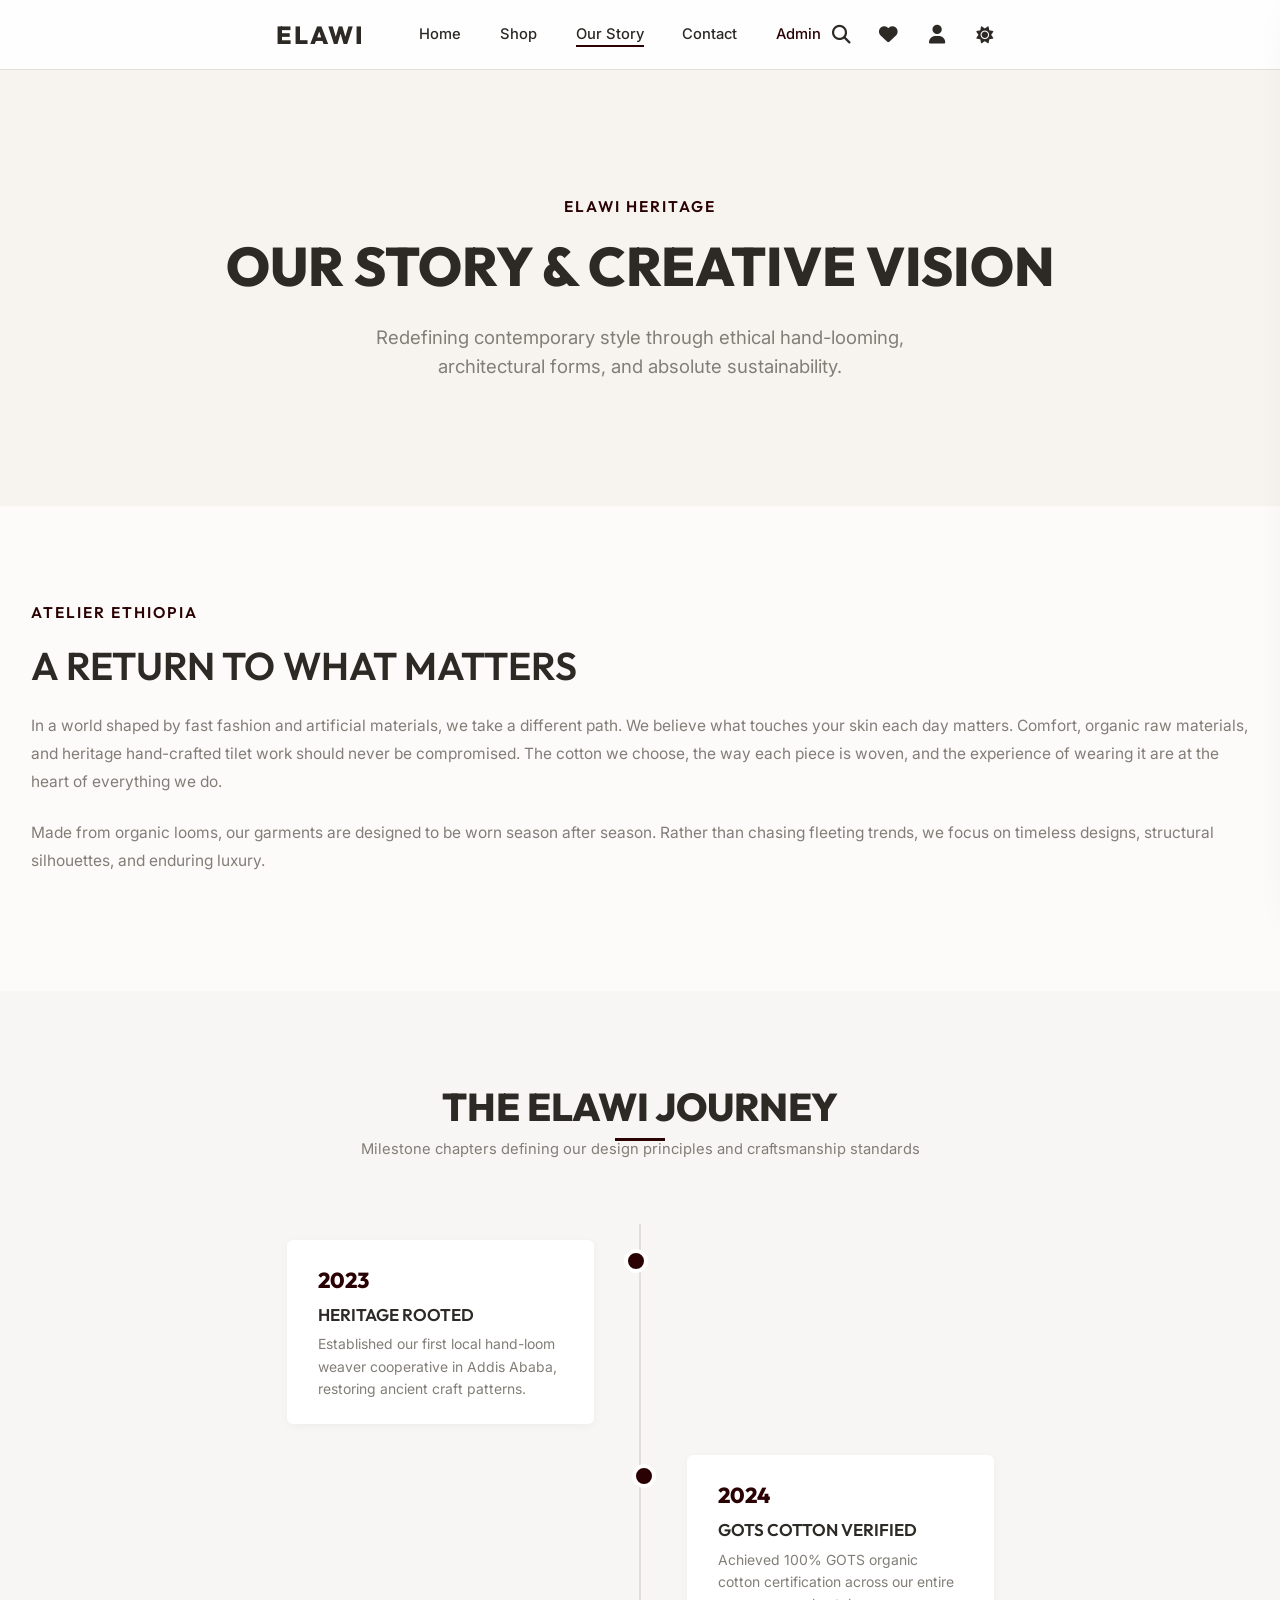
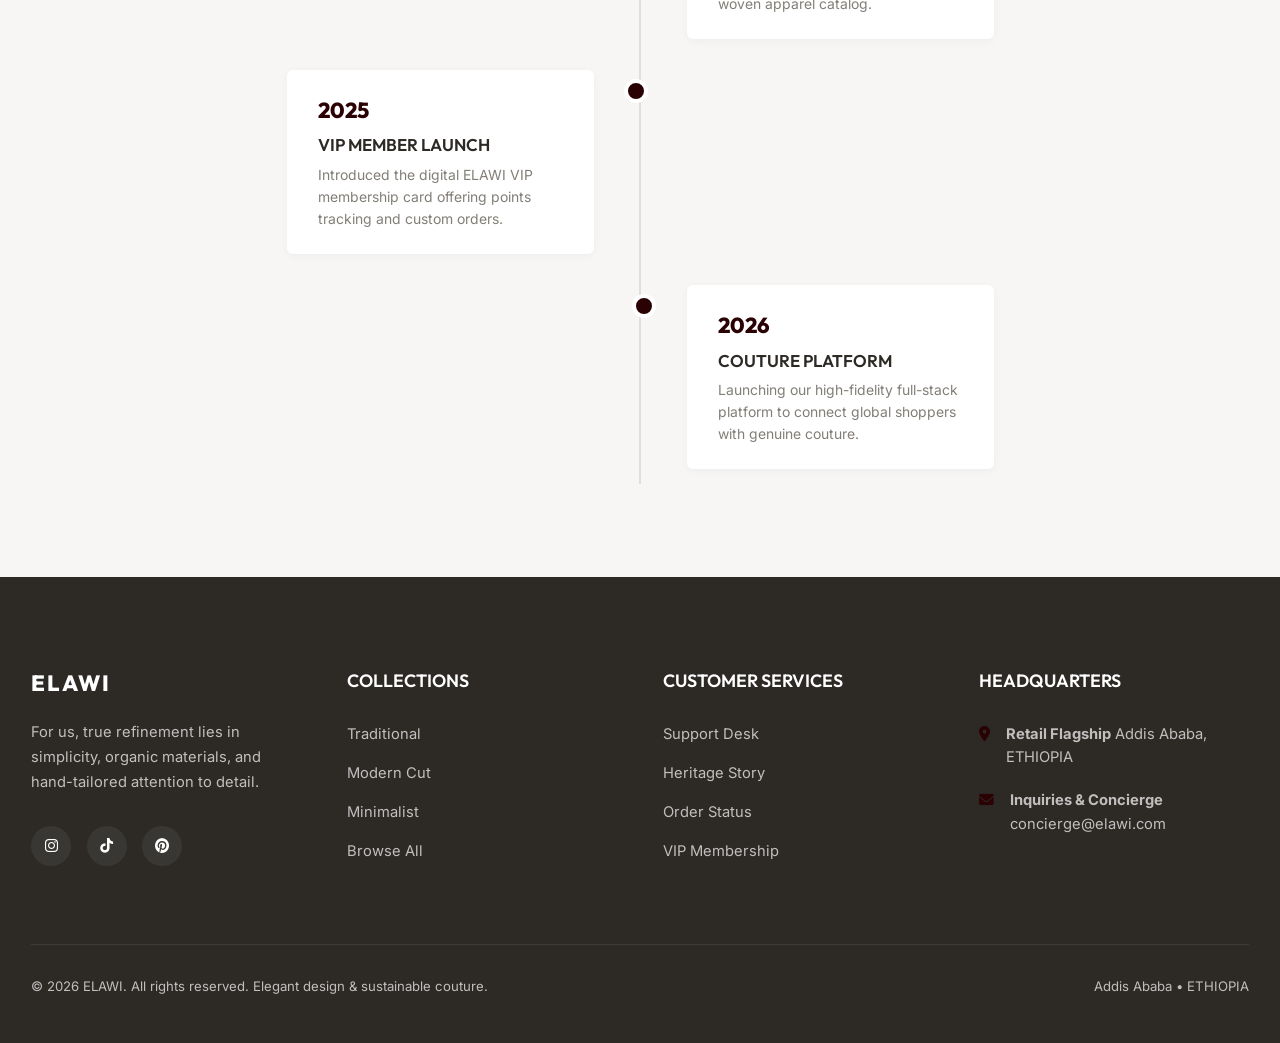
<file: remix_-remix_-elawi/about.html>
<!DOCTYPE html>
<html lang="en">
<head>
  <meta charset="UTF-8">
  <meta name="viewport" content="width=device-width, initial-scale=1.0">
  <title>Our Story | ELAWI Heritage & Sustainable Couture</title>
  <meta name="description" content="Discover the heritage of ELAWI. Ethical craftsmanship, organic materials, and timeless minimalist architecture in apparel design.">
  
  <link rel="stylesheet" href="https://cdnjs.cloudflare.com/ajax/libs/font-awesome/6.4.0/css/all.min.css">
  <link rel="stylesheet" href="style.css">
  <script>if(localStorage.getItem('elawi_theme')==='dark')document.documentElement.setAttribute('data-theme','dark');</script>
</head>
<body>

  <!-- GLOBAL PREMIUM NAVBAR -->
  <nav class="navbar" id="navbar">
    <div class="container flex-between">
      <div class="menu-toggle" id="menuToggle">
        <i class="fa-solid fa-bars"></i>
      </div>
      <a href="index.html" class="navbar-brand">
        ELAWI
      </a>
      
      <ul class="nav-menu" id="navMenu">
        <li><a href="index.html" class="nav-link">Home</a></li>
        <li><a href="shop.html" class="nav-link">Shop</a></li>
        <li><a href="about.html" class="nav-link active">Our Story</a></li>
        <li><a href="contact.html" class="nav-link">Contact</a></li>
        <li><a href="admin.html" class="nav-link" style="color:var(--accent);">Admin</a></li>
      </ul>

      <div class="navbar-actions">
        <button class="action-btn" id="searchBtn" title="Search catalog">
          <i class="fa-solid fa-magnifying-glass"></i>
        </button>
        <a href="profile.html#paneFavorites" class="action-btn" title="Favorites / Wishlist">
          <i class="fa-solid fa-heart"></i>
          <span class="badge-count wishlist-badge">0</span>
        </a>

        <a href="profile.html" class="action-btn navbar-user-btn" title="My Account">
          <i class="fa-solid fa-user"></i>
        </a>
        <button class="theme-toggle-btn" id="themeToggle" title="Toggle dark / light mode" aria-label="Toggle theme">
          <i class="fa-solid fa-sun icon-sun"></i>
          <i class="fa-solid fa-moon icon-moon"></i>
        </button>
      </div>
    </div>
  </nav>

  <!-- SEARCH OVERLAY -->
  <div class="search-overlay" id="searchOverlay">
    <div class="search-overlay-close" id="searchClose">
      <i class="fa-solid fa-xmark"></i>
    </div>
    <div class="search-container">
      <h2>SEARCH THE CATALOG</h2>
      <div class="search-input-group">
        <input type="text" id="searchInput" placeholder="Type keyword and press Enter..." autocomplete="off">
        <i class="fa-solid fa-magnifying-glass"></i>
      </div>
    </div>
  </div>

  <!-- DYNAMIC SHOPPING BAG DRAWER SIDEBAR -->
  <div class="cart-drawer" id="cartDrawer" style="position: fixed; top: 0; right: -420px; width: 400px; max-width: 90vw; height: 100dvh; background: var(--surface); border-left: 1.5px solid var(--gray-100); z-index: 1500; display: flex; flex-direction: column; transition: var(--transition); box-shadow: var(--shadow-lg);">
    <div class="cart-drawer-header" style="padding: 1.5rem; border-bottom: 1.5px solid var(--gray-100); display: flex; justify-content: space-between; align-items: center;">
      <h3 style="font-family: var(--font-heading); font-size: 1.25rem; font-weight: 700;"><i class="fa-solid fa-bag-shopping" style="color: var(--accent); margin-right: 0.5rem;"></i> My Shopping Bag</h3>
      <button onclick="toggleCartDrawer()" style="font-size: 1.5rem; cursor: pointer; color: var(--gray-500); background:none; border:none;" aria-label="Close cart"><i class="fa-solid fa-xmark"></i></button>
    </div>
    <div id="cartSidebarList" style="flex: 1; overflow-y: auto; padding: 1.5rem; display: flex; flex-direction: column; gap: 1.25rem;">
      <!-- Dynamic list -->
    </div>
    <div class="cart-drawer-footer" style="padding: 1.5rem; border-top: 1.5px solid var(--gray-100); background: var(--surface-muted);">
      <div style="display: flex; justify-content: space-between; font-weight: 700; font-size: 1.1rem; margin-bottom: 1.25rem;">
        <span>Subtotal</span>
        <span id="cartSubtotal" style="color: var(--accent);">Br 0</span>
      </div>
      <a href="profile.html#paneCheckout" onclick="toggleCartDrawer()" class="btn btn-accent" style="width: 100%; display:inline-flex;">Proceed to Checkout <i class="fa-solid fa-arrow-right-long" style="margin-left: 0.5rem;"></i></a>
    </div>
  </div>

  <!-- BACKDROP OVERLAY -->
  <div class="overlay" id="sidebarOverlay"></div>

  <!-- TOAST ALERTS NOTIFIER CONTAINER -->
  <div class="toast-container" id="toastContainer"></div>

  <!-- EDITORIAL HERO -->
  <header class="editorial-hero">
    <div class="container">
      <span class="editorial-label">ELAWI HERITAGE</span>
      <h1>OUR STORY & CREATIVE VISION</h1>
      <p>Redefining contemporary style through ethical hand-looming, architectural forms, and absolute sustainability.</p>
    </div>
  </header>

  <main>
    <!-- STORY CONTENT -->
    <section class="section-padding container">
      <div class="editorial-showcase">
        <div class="editorial-content-side" style="flex:1; line-height: 1.8;">
          <span class="editorial-label">ATELIER ETHIOPIA</span>
          <h2>A RETURN TO WHAT MATTERS</h2>
          <p>In a world shaped by fast fashion and artificial materials, we take a different path.
          We believe what touches your skin each day matters. Comfort, organic raw materials, and heritage hand-crafted tilet work should never be compromised. The cotton we choose, the way each piece is woven, and the experience of wearing it are at the heart of everything we do.</p>
          <p>Made from organic looms, our garments are designed to be worn season after season. Rather than chasing fleeting trends, we focus on timeless designs, structural silhouettes, and enduring luxury.</p>
        </div>
      </div>
    </section>

    <!-- TIMELINE -->
    <section class="section-padding timeline-section">
      <div class="container">
        <div class="section-header">
          <h2>THE ELAWI JOURNEY</h2>
          <p>Milestone chapters defining our design principles and craftsmanship standards</p>
        </div>

        <div class="timeline">
          <!-- Node 1 -->
          <div class="timeline-node timeline-left">
            <div class="timeline-box">
              <div class="timeline-year">2023</div>
              <h3>HERITAGE ROOTED</h3>
              <p>Established our first local hand-loom weaver cooperative in Addis Ababa, restoring ancient craft patterns.</p>
            </div>
          </div>
          <!-- Node 2 -->
          <div class="timeline-node timeline-right">
            <div class="timeline-box">
              <div class="timeline-year">2024</div>
              <h3>GOTS COTTON VERIFIED</h3>
              <p>Achieved 100% GOTS organic cotton certification across our entire woven apparel catalog.</p>
            </div>
          </div>
          <!-- Node 3 -->
          <div class="timeline-node timeline-left">
            <div class="timeline-box">
              <div class="timeline-year">2025</div>
              <h3>VIP MEMBER LAUNCH</h3>
              <p>Introduced the digital ELAWI VIP membership card offering points tracking and custom orders.</p>
            </div>
          </div>
          <!-- Node 4 -->
          <div class="timeline-node timeline-right">
            <div class="timeline-box">
              <div class="timeline-year">2026</div>
              <h3>COUTURE PLATFORM</h3>
              <p>Launching our high-fidelity full-stack platform to connect global shoppers with genuine couture.</p>
            </div>
          </div>
        </div>
      </div>
    </section>
  </main>

  <!-- BRAND PREMIUM FOOTER -->
  <footer class="footer">
    <div class="container">
      <div class="grid-4" style="gap: 3rem;">
        <div>
          <div class="footer-brand">
            <h2>ELAWI</h2>
          </div>
          <p class="footer-desc">For us, true refinement lies in simplicity, organic materials, and hand-tailored attention to detail.</p>
          <div class="social-links">
            <a href="https://www.instagram.com/before.the.name?igsh=MjRnc2d4YnVkdnM0" target="_blank" class="social-icon"><i class="fa-brands fa-instagram"></i></a>
            <a href="https://www.tiktok.com/@before.the.name5" target="_blank" class="social-icon"><i class="fa-brands fa-tiktok"></i></a>
            <a href="https://www.instagram.com/before.the.name?igsh=MjRnc2d4YnVkdnM0" target="_blank" class="social-icon"><i class="fa-brands fa-pinterest"></i></a>
          </div>
        </div>
        
        <div>   
          <h3 class="footer-heading">COLLECTIONS</h3>
          <ul class="footer-links">
            <li><a href="shop.html?category=Traditional">Traditional</a></li>
            <li><a href="shop.html?category=Modern Cut">Modern Cut</a></li>
            <li><a href="shop.html?category=Minimalist">Minimalist</a></li>
            <li><a href="shop.html">Browse All</a></li>
          </ul>
        </div>

        <div>
          <h3 class="footer-heading">CUSTOMER SERVICES</h3>
          <ul class="footer-links">
            <li><a href="contact.html">Support Desk</a></li>
            <li><a href="about.html">Heritage Story</a></li>
            <li><a href="profile.html">Order Status</a></li>
            <li><a href="auth.html">VIP Membership</a></li>
          </ul>
        </div>

        <div>
          <h3 class="footer-heading">HEADQUARTERS</h3>
          <div class="footer-contact-item">
            <i class="fa-solid fa-location-dot"></i>
            <div>
              <strong>Retail Flagship</strong>
              Addis Ababa, ETHIOPIA
            </div>
          </div>
          <div class="footer-contact-item">
            <i class="fa-solid fa-envelope"></i>
            <div>
              <strong>Inquiries & Concierge</strong>
              concierge@elawi.com
            </div>
          </div>
        </div>
      </div>
      
      <div class="footer-bottom">
        <p>&copy; 2026 ELAWI. All rights reserved. Elegant design & sustainable couture.</p>
        <p>Addis Ababa &bull; ETHIOPIA </p>
      </div>
    </div>
  </footer>

  <script src="script.js"></script>
</body>
</html>
</file>
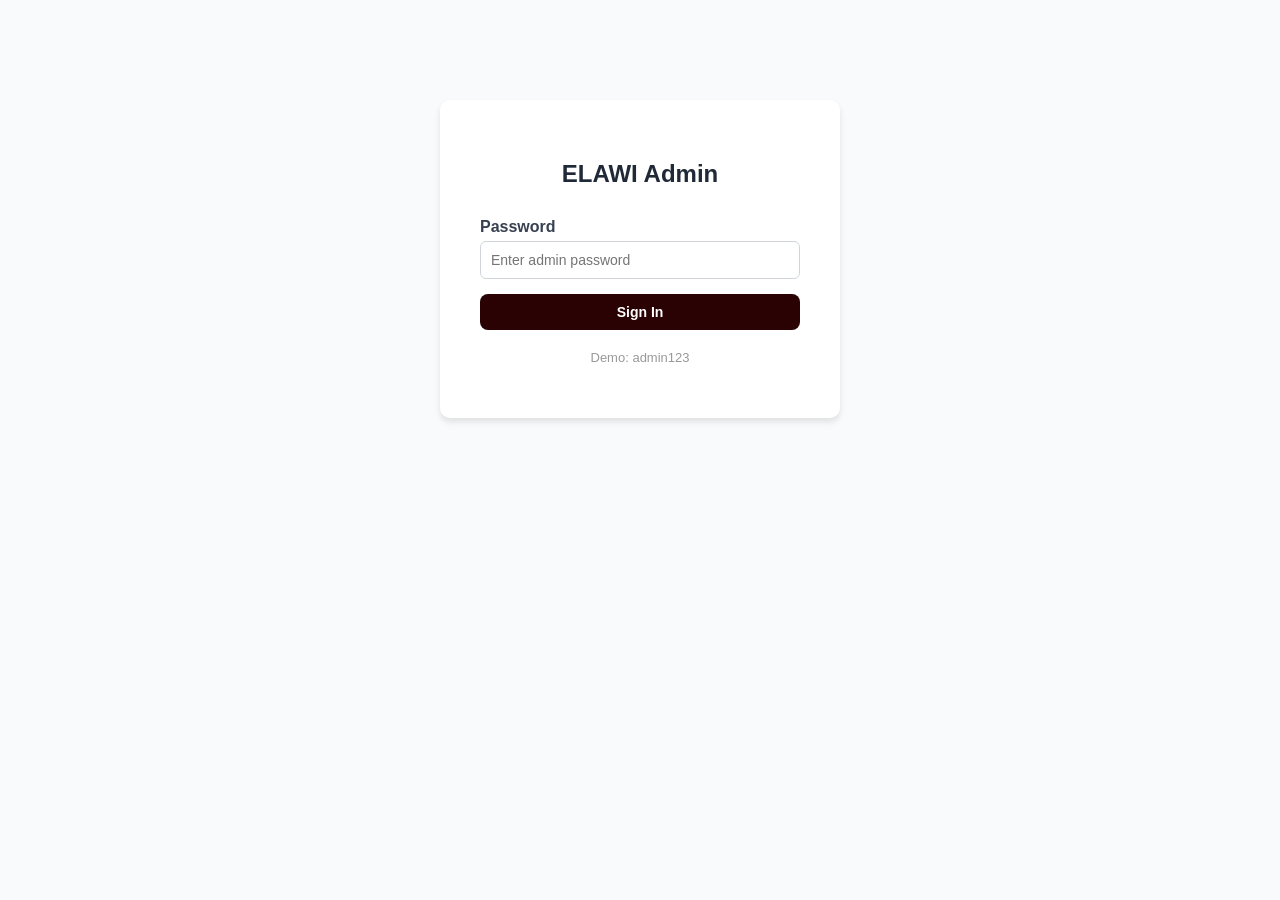
<file: remix_-remix_-elawi/admin.html>
<!DOCTYPE html>
<html lang="en">
<head>
  <meta charset="UTF-8">
  <meta name="viewport" content="width=device-width, initial-scale=1.0">
  <title>Admin Dashboard | ELAWI</title>
  <link rel="stylesheet" href="https://cdnjs.cloudflare.com/ajax/libs/font-awesome/6.4.0/css/all.min.css">
  <style>
    * { box-sizing: border-box; }
    body { font-family: 'Inter', sans-serif; margin: 0; background: #f9fafb; }
    
    .container { max-width: 1200px; margin: 0 auto; padding: 20px; }
    
    .navbar {
      background: #1f2937;
      color: white;
      padding: 1rem 2rem;
      display: flex;
      justify-content: space-between;
      align-items: center;
      box-shadow: 0 1px 3px rgba(0,0,0,0.1);
    }
    
    .navbar h1 { margin: 0; font-size: 24px; }
    
    .btn {
      padding: 10px 20px;
      border: none;
      border-radius: 8px;
      cursor: pointer;
      font-size: 14px;
      font-weight: 600;
      transition: all 0.3s;
    }
    
    .btn-primary {
      background: #2A0203;
      color: white;
    }
    
    .btn-primary:hover {
      background: #1e0102;
    }
    
    .btn-secondary {
      background: #e5e7eb;
      color: #1f2937;
    }
    
    .btn-secondary:hover {
      background: #d1d5db;
    }
    
    .btn-danger {
      background: #ef4444;
      color: white;
    }
    
    .btn-danger:hover {
      background: #dc2626;
    }
    
    .card {
      background: white;
      border-radius: 10px;
      padding: 20px;
      margin: 20px 0;
      box-shadow: 0 1px 3px rgba(0,0,0,0.1);
    }
    
    .form-group {
      margin-bottom: 15px;
    }
    
    .form-group label {
      display: block;
      margin-bottom: 5px;
      font-weight: 600;
      color: #374151;
    }
    
    .form-group input,
    .form-group textarea,
    .form-group select {
      width: 100%;
      padding: 10px;
      border: 1px solid #d1d5db;
      border-radius: 6px;
      font-size: 14px;
      font-family: inherit;
    }
    
    .form-group textarea {
      resize: vertical;
      min-height: 100px;
    }
    
    .form-row {
      display: grid;
      grid-template-columns: 1fr 1fr;
      gap: 15px;
    }
    
    .table {
      width: 100%;
      border-collapse: collapse;
      background: white;
      border-radius: 10px;
      overflow: hidden;
      box-shadow: 0 1px 3px rgba(0,0,0,0.1);
    }
    
    .table thead {
      background: #f3f4f6;
    }
    
    .table th,
    .table td {
      padding: 12px;
      text-align: left;
      border-bottom: 1px solid #e5e7eb;
    }
    
    .table tbody tr:hover {
      background: #f9fafb;
    }
    
    .modal {
      display: none;
      position: fixed;
      top: 0;
      left: 0;
      width: 100%;
      height: 100%;
      background: rgba(0,0,0,0.5);
      z-index: 1000;
      align-items: center;
      justify-content: center;
    }
    
    .modal.active {
      display: flex;
    }
    
    .modal-content {
      background: white;
      border-radius: 10px;
      padding: 30px;
      max-width: 600px;
      width: 90%;
      max-height: 90vh;
      overflow-y: auto;
    }
    
    .modal-header {
      margin-bottom: 20px;
    }
    
    .modal-header h2 {
      margin: 0;
      color: #1f2937;
    }
    
    .modal-footer {
      display: flex;
      gap: 10px;
      margin-top: 20px;
    }
    
    .modal-footer button {
      flex: 1;
    }
    
    .alert {
      padding: 15px;
      border-radius: 8px;
      margin: 15px 0;
      display: none;
    }
    
    .alert.show {
      display: block;
    }
    
    .alert-success {
      background: #d1fae5;
      color: #065f46;
      border: 1px solid #6ee7b7;
    }
    
    .alert-error {
      background: #fee2e2;
      color: #7f1d1d;
      border: 1px solid #fca5a5;
    }
    
    .hidden { display: none; }
    .text-center { text-align: center; }
    .mt-20 { margin-top: 20px; }
    .gap { display: flex; gap: 10px; }
    
    .login-container {
      max-width: 400px;
      margin: 100px auto;
      padding: 40px;
      background: white;
      border-radius: 10px;
      box-shadow: 0 4px 6px rgba(0,0,0,0.1);
    }
    
    .login-container h2 {
      text-align: center;
      margin-bottom: 30px;
      color: #1f2937;
    }
    
    .stats {
      display: grid;
      grid-template-columns: repeat(auto-fit, minmax(200px, 1fr));
      gap: 20px;
      margin-bottom: 30px;
    }
    
    .stat-card {
      background: white;
      padding: 20px;
      border-radius: 10px;
      box-shadow: 0 1px 3px rgba(0,0,0,0.1);
    }
    
    .stat-card h3 {
      margin: 0 0 10px 0;
      color: #6b7280;
      font-size: 13px;
      text-transform: uppercase;
      font-weight: 600;
    }
    
    .stat-card .value {
      font-size: 28px;
      font-weight: bold;
      color: #1f2937;
    }
  </style>
</head>
<body>
  <div id="app"></div>

  <script>
    // ===== STATE MANAGEMENT =====
    let authToken = sessionStorage.getItem('adminToken');
    let currentPage = authToken ? 'dashboard' : 'login';
    let products = [];
    let editingProduct = null;
    let message = { type: '', text: '' };

    // ===== API CALLS =====
    async function apiLogin(password) {
      try {
        const res = await fetch('/api/admin.php', {
          method: 'POST',
          headers: { 'Content-Type': 'application/json' },
          body: JSON.stringify({ username: 'admin', password })
        });
        
        const data = await res.json();
        if (res.ok && data.success) {
          sessionStorage.setItem('adminToken', 'authenticated');
          return true;
        }
        return false;
      } catch (err) {
        console.error('Login error:', err);
        return false;
      }
    }

    async function apiGetProducts() {
      try {
        const res = await fetch('/api/products', { cache: 'no-store' });
        if (!res.ok) throw new Error('Failed to fetch');
        return await res.json();
      } catch (err) {
        console.error('Fetch products error:', err);
        showMessage('Failed to load products', 'error');
        return [];
      }
    }

    async function apiSaveProduct(product) {
      try {
        const method = product.id ? 'PUT' : 'POST';
        const url = product.id ? `/api/products/${product.id}` : '/api/products';
        
        const res = await fetch(url, {
          method,
          headers: { 'Content-Type': 'application/json' },
          body: JSON.stringify(product)
        });

        if (!res.ok) {
          const err = await res.json();
          throw new Error(err.message || 'Save failed');
        }

        return await res.json();
      } catch (err) {
        console.error('Save product error:', err);
        throw err;
      }
    }

    async function apiDeleteProduct(id) {
      try {
        const res = await fetch(`/api/products/${id}`, {
          method: 'DELETE',
          headers: { 'Content-Type': 'application/json' }
        });

        if (!res.ok) throw new Error('Delete failed');
        return await res.json();
      } catch (err) {
        console.error('Delete product error:', err);
        throw err;
      }
    }

    // ===== UI FUNCTIONS =====
    function showMessage(text, type = 'success') {
      message = { type, text };
      render();
      setTimeout(() => {
        message = { type: '', text: '' };
        render();
      }, 3000);
    }

    function logout() {
      sessionStorage.removeItem('adminToken');
      authToken = null;
      currentPage = 'login';
      editingProduct = null;
      render();
    }

    async function login(password) {
      if (await apiLogin(password)) {
        authToken = sessionStorage.getItem('adminToken');
        currentPage = 'dashboard';
        products = await apiGetProducts();
        render();
      } else {
        showMessage('Invalid password', 'error');
      }
    }

    async function loadDashboard() {
      products = await apiGetProducts();
      currentPage = 'dashboard';
      render();
    }

    async function saveProduct(formData) {
      try {
        const product = {
          title: formData.title,
          name: formData.title,
          category: formData.category,
          price: parseFloat(formData.price),
          salePrice: formData.salePrice ? parseFloat(formData.salePrice) : undefined,
          description: formData.description,
          rating: parseFloat(formData.rating),
          emoji: formData.emoji,
          icon: formData.emoji,
          color: formData.color
        };

        if (editingProduct) {
          product.id = editingProduct.id;
        }

        const result = await apiSaveProduct(product);
        showMessage(editingProduct ? 'Product updated!' : 'Product created!', 'success');
        
        editingProduct = null;
        products = await apiGetProducts();
        currentPage = 'dashboard';
        render();
      } catch (err) {
        showMessage(err.message || 'Failed to save', 'error');
      }
    }

    async function deleteProduct(id) {
      if (!confirm('Delete this product?')) return;
      
      try {
        await apiDeleteProduct(id);
        showMessage('Product deleted!', 'success');
        products = await apiGetProducts();
        render();
      } catch (err) {
        showMessage(err.message || 'Failed to delete', 'error');
      }
    }

    function editProduct(product) {
      editingProduct = product;
      currentPage = 'form';
      render();
    }

    function cancelEdit() {
      editingProduct = null;
      currentPage = 'dashboard';
      render();
    }

    // ===== RENDER FUNCTIONS =====
    function renderAlert() {
      if (!message.text) return '';
      return `
        <div class="alert alert-${message.type} show">
          ${message.type === 'success' ? '<i class="fas fa-check-circle"></i>' : '<i class="fas fa-exclamation-circle"></i>'}
          ${message.text}
        </div>
      `;
    }

    function renderLoginPage() {
      return `
        <div class="login-container">
          <h2>ELAWI Admin</h2>
          <form onsubmit="event.preventDefault(); login(document.getElementById('password').value)">
            <div class="form-group">
              <label>Password</label>
              <input type="password" id="password" placeholder="Enter admin password" required>
            </div>
            <button type="submit" class="btn btn-primary" style="width: 100%">Sign In</button>
          </form>
          <p style="text-align: center; margin-top: 20px; color: #999; font-size: 13px;">
            Demo: admin123
          </p>
        </div>
      `;
    }

    function renderDashboard() {
      const stats = `
        <div class="stats">
          <div class="stat-card">
            <h3>Total Products</h3>
            <div class="value">${products.length}</div>
          </div>
          <div class="stat-card">
            <h3>Total Value</h3>
            <div class="value">Br ${products.reduce((s, p) => s + p.price, 0).toFixed(0)}</div>
          </div>
          <div class="stat-card">
            <h3>Categories</h3>
            <div class="value">${new Set(products.map(p => p.category)).size}</div>
          </div>
          <div class="stat-card">
            <h3>Avg Rating</h3>
            <div class="value">${(products.reduce((s, p) => s + (p.rating || 4.8), 0) / (products.length || 1)).toFixed(1)}</div>
          </div>
        </div>
      `;

      const table = `
        <table class="table">
          <thead>
            <tr>
              <th>Product</th>
              <th>Category</th>
              <th>Price</th>
              <th>Rating</th>
              <th>Actions</th>
            </tr>
          </thead>
          <tbody>
            ${products.map(p => `
              <tr>
                <td>
                  <div style="display: flex; align-items: center; gap: 10px;">
                    <span style="font-size: 20px;">${p.emoji || p.icon || '✨'}</span>
                    <span>${p.title || p.name}</span>
                  </div>
                </td>
                <td>${p.category}</td>
                <td><strong>Br ${p.price}</strong></td>
                <td>★ ${p.rating || 4.8}</td>
                <td style="display: flex; gap: 5px;">
                  <button class="btn btn-secondary" onclick="editProduct(${JSON.stringify(p).replace(/"/g, '&quot;')})" style="padding: 5px 10px; font-size: 12px;">
                    <i class="fas fa-edit"></i> Edit
                  </button>
                  <button class="btn btn-danger" onclick="deleteProduct(${p.id})" style="padding: 5px 10px; font-size: 12px;">
                    <i class="fas fa-trash"></i> Delete
                  </button>
                </td>
              </tr>
            `).join('')}
          </tbody>
        </table>
      `;

      return `
        <div class="navbar">
          <h1>Dashboard</h1>
          <div class="gap">
            <button class="btn btn-primary" onclick="currentPage='form'; editingProduct=null; render()">
              <i class="fas fa-plus"></i> Add Product
            </button>
            <button class="btn btn-secondary" onclick="logout()">Logout</button>
          </div>
        </div>
        <div class="container">
          ${renderAlert()}
          ${stats}
          <div class="card">${table}</div>
        </div>
      `;
    }

    function renderFormPage() {
      const isEdit = !!editingProduct;
      const form = editingProduct || {
        title: '',
        category: 'Traditional',
        price: '',
        salePrice: '',
        description: '',
        rating: '4.8',
        emoji: '✨',
        color: '#fcfbfa'
      };

      return `
        <div class="navbar">
          <h1>${isEdit ? 'Edit Product' : 'Add Product'}</h1>
          <button class="btn btn-secondary" onclick="cancelEdit()">Cancel</button>
        </div>
        <div class="container">
          ${renderAlert()}
          <div class="card">
            <form onsubmit="event.preventDefault(); saveProduct(new FormData(event.target)); return false;">
              <div class="form-group">
                <label>Product Name *</label>
                <input type="text" name="title" value="${form.title}" required>
              </div>

              <div class="form-group">
                <label>Description *</label>
                <textarea name="description" required>${form.description}</textarea>
              </div>

              <div class="form-row">
                <div class="form-group">
                  <label>Category</label>
                  <select name="category">
                    <option value="Traditional" ${form.category === 'Traditional' ? 'selected' : ''}>Traditional</option>
                    <option value="Modern Cut" ${form.category === 'Modern Cut' ? 'selected' : ''}>Modern Cut</option>
                    <option value="Minimalist" ${form.category === 'Minimalist' ? 'selected' : ''}>Minimalist</option>
                    <option value="Lounge Wear" ${form.category === 'Lounge Wear' ? 'selected' : ''}>Lounge Wear</option>
                  </select>
                </div>
                <div class="form-group">
                  <label>Price (Br) *</label>
                  <input type="number" name="price" value="${form.price}" step="0.01" required>
                </div>
              </div>

              <div class="form-row">
                <div class="form-group">
                  <label>Sale Price (Br)</label>
                  <input type="number" name="salePrice" value="${form.salePrice}" step="0.01">
                </div>
                <div class="form-group">
                  <label>Rating (1-5)</label>
                  <input type="number" name="rating" value="${form.rating}" step="0.1" min="1" max="5">
                </div>
              </div>

              <div class="form-row">
                <div class="form-group">
                  <label>Emoji/Icon</label>
                  <input type="text" name="emoji" value="${form.emoji}">
                </div>
                <div class="form-group">
                  <label>Color</label>
                  <input type="color" name="color" value="${form.color}">
                </div>
              </div>

              <div style="display: flex; gap: 10px; margin-top: 20px;">
                <button type="submit" class="btn btn-primary" style="flex: 1;">
                  ${isEdit ? 'Update Product' : 'Create Product'}
                </button>
                <button type="button" class="btn btn-secondary" onclick="cancelEdit()" style="flex: 1;">Cancel</button>
              </div>
            </form>
          </div>
        </div>
      `;
    }

    function render() {
      const app = document.getElementById('app');
      
      if (!authToken) {
        app.innerHTML = renderLoginPage();
      } else if (currentPage === 'form') {
        app.innerHTML = renderFormPage();
      } else {
        app.innerHTML = renderDashboard();
      }
    }

    // ===== INIT =====
    window.addEventListener('load', async () => {
      if (authToken) {
        products = await apiGetProducts();
      }
      render();
    });

    // Make functions global for onclick handlers
    window.login = login;
    window.logout = logout;
    window.editProduct = editProduct;
    window.deleteProduct = deleteProduct;
    window.cancelEdit = cancelEdit;
    window.saveProduct = saveProduct;
  </script>
</body>
</html>
</file>
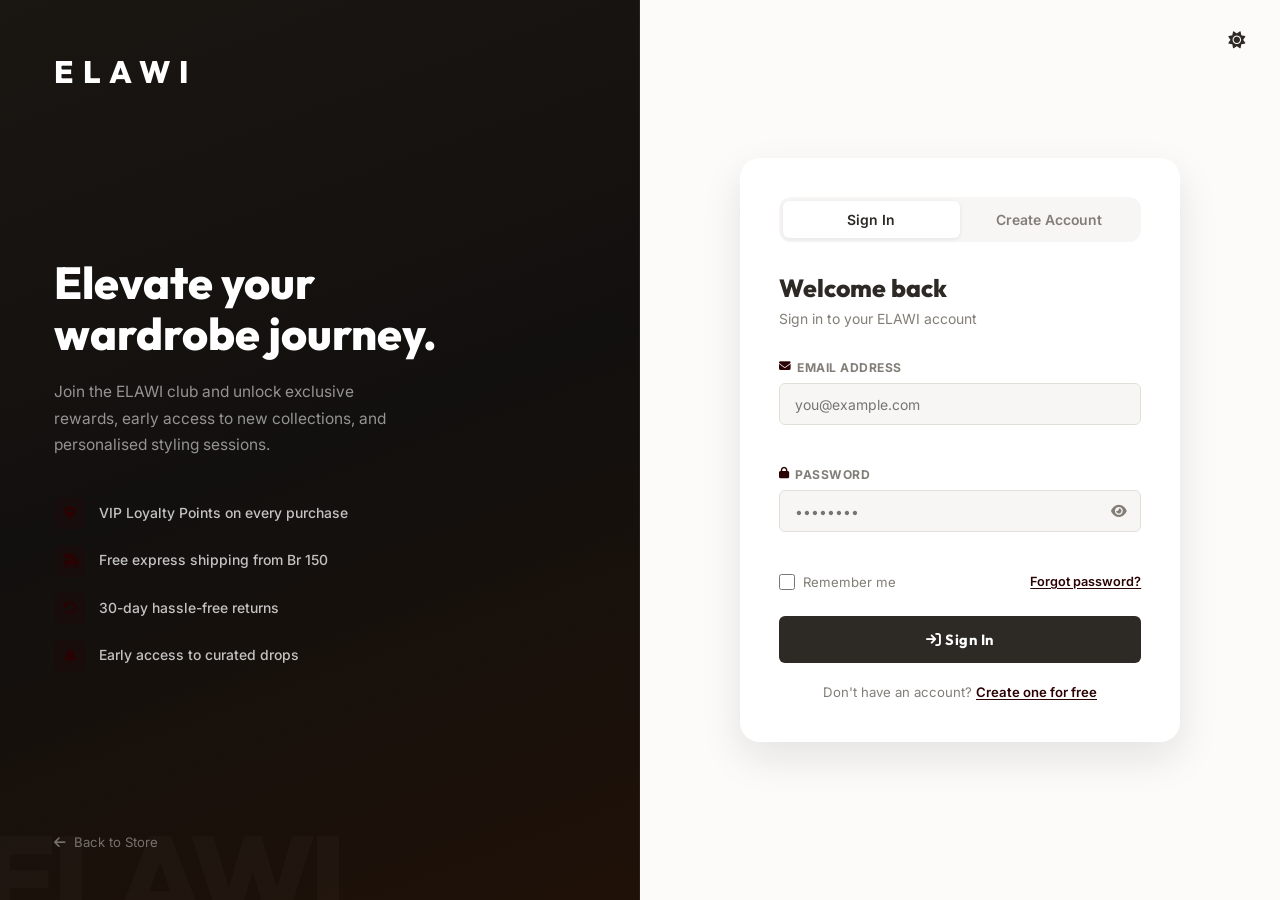
<file: remix_-remix_-elawi/auth.html>
<!DOCTYPE html>
<html lang="en">
<head>
  <meta charset="UTF-8">
  <meta name="viewport" content="width=device-width, initial-scale=1.0">
  <title>Sign In / Join | ELAWI Member Portal</title>
  <meta name="description" content="Sign in to your ELAWI account or create a new membership to access exclusive benefits, order history, and VIP rewards.">

  <link rel="stylesheet" href="https://cdnjs.cloudflare.com/ajax/libs/font-awesome/6.4.0/css/all.min.css">
  <link rel="stylesheet" href="style.css">
  <script>if(localStorage.getItem('elawi_theme')==='dark')document.documentElement.setAttribute('data-theme','dark');</script>
</head>
<body class="auth-page-body">

  <!-- Decorative background blobs -->
  <div class="auth-blob auth-blob-1"></div>
  <div class="auth-blob auth-blob-2"></div>

  <!-- Floating theme toggle for auth page -->
  <button class="theme-toggle-btn" id="themeToggle" title="Toggle dark / light mode" aria-label="Toggle theme" style="position:fixed;top:1.25rem;right:1.5rem;z-index:999;">
    <i class="fa-solid fa-sun icon-sun"></i>
    <i class="fa-solid fa-moon icon-moon"></i>
  </button>

  <div class="auth-page-wrap">

    <!-- ===== LEFT PANEL (branding) ===== -->
    <div class="auth-brand-panel">
      <a href="index.html" class="auth-brand-logo">ELAWI</a>

      <div class="auth-brand-copy">
        <h1>Elevate your<br>wardrobe journey.</h1>
        <p>Join the ELAWI club and unlock exclusive rewards, early access to new collections, and personalised styling sessions.</p>

        <ul class="auth-perks-list">
          <li><i class="fa-solid fa-gem"></i> VIP Loyalty Points on every purchase</li>
          <li><i class="fa-solid fa-truck-fast"></i> Free express shipping from Br 150</li>
          <li><i class="fa-solid fa-rotate-left"></i> 30-day hassle-free returns</li>
          <li><i class="fa-solid fa-bell"></i> Early access to curated drops</li>
        </ul>
      </div>

      <div class="auth-brand-footer">
        <a href="index.html"><i class="fa-solid fa-arrow-left"></i> Back to Store</a>
      </div>
    </div>

    <!-- ===== RIGHT PANEL (form) ===== -->
    <div class="auth-form-panel">
      <div class="auth-form-card">

        <!-- Tab switcher -->
        <div class="auth-tabs" id="authTabs">
          <button class="auth-tab active" id="tabLogin" onclick="switchAuthTab('login')">Sign In</button>
          <button class="auth-tab" id="tabSignup" onclick="switchAuthTab('signup')">Create Account</button>
          <div class="auth-tab-slider" id="authTabSlider"></div>
        </div>

        <!-- ── LOGIN FORM ── -->
        <form id="loginForm" class="auth-form active" novalidate>
          <h2 class="auth-form-title">Welcome back</h2>
          <p class="auth-form-subtitle">Sign in to your ELAWI account</p>

          <div class="auth-field-group" id="loginEmailGroup">
            <label for="loginEmail"><i class="fa-solid fa-envelope"></i> Email Address</label>
            <input type="email" id="loginEmail" placeholder="you@example.com" autocomplete="email" required>
            <span class="auth-field-error" id="loginEmailErr"></span>
          </div>

          <div class="auth-field-group" id="loginPassGroup">
            <label for="loginPass"><i class="fa-solid fa-lock"></i> Password</label>
            <div class="auth-password-wrap">
              <input type="password" id="loginPass" placeholder="••••••••" autocomplete="current-password" required>
              <button type="button" class="auth-eye-btn" onclick="togglePasswordVis('loginPass', this)">
                <i class="fa-solid fa-eye"></i>
              </button>
            </div>
            <span class="auth-field-error" id="loginPassErr"></span>
          </div>

          <div class="auth-remember-row">
            <label class="auth-checkbox-label">
              <input type="checkbox" id="rememberMe"> Remember me
            </label>
            <a href="#" class="auth-forgot-link" onclick="showForgotToast(event)">Forgot password?</a>
          </div>

          <button type="submit" class="auth-submit-btn" id="loginSubmitBtn">
            <span class="auth-btn-text"><i class="fa-solid fa-arrow-right-to-bracket"></i> Sign In</span>
            <span class="auth-btn-loader" style="display:none;"><i class="fa-solid fa-spinner fa-spin"></i></span>
          </button>

          <p class="auth-switch-hint">
            Don't have an account?
            <a href="#" onclick="switchAuthTab('signup'); return false;">Create one for free</a>
          </p>
        </form>

        <!-- ── SIGN UP FORM ── -->
        <form id="signupForm" class="auth-form" novalidate>
          <h2 class="auth-form-title">Join ELAWI</h2>
          <p class="auth-form-subtitle">Create your free membership account</p>

          <div class="auth-field-row">
            <div class="auth-field-group" id="signupFirstGroup">
              <label for="signupFirst"><i class="fa-solid fa-user"></i> First Name</label>
              <input type="text" id="signupFirst" placeholder="Jane" autocomplete="given-name" required>
              <span class="auth-field-error" id="signupFirstErr"></span>
            </div>
            <div class="auth-field-group" id="signupLastGroup">
              <label for="signupLast">Last Name</label>
              <input type="text" id="signupLast" placeholder="Doe" autocomplete="family-name" required>
              <span class="auth-field-error" id="signupLastErr"></span>
            </div>
          </div>

          <div class="auth-field-group" id="signupEmailGroup">
            <label for="signupEmail"><i class="fa-solid fa-envelope"></i> Email Address</label>
            <input type="email" id="signupEmail" placeholder="you@example.com" autocomplete="email" required>
            <span class="auth-field-error" id="signupEmailErr"></span>
          </div>

          <div class="auth-field-group" id="signupPassGroup">
            <label for="signupPass"><i class="fa-solid fa-lock"></i> Password</label>
            <div class="auth-password-wrap">
              <input type="password" id="signupPass" placeholder="Min. 6 characters" autocomplete="new-password" required>
              <button type="button" class="auth-eye-btn" onclick="togglePasswordVis('signupPass', this)">
                <i class="fa-solid fa-eye"></i>
              </button>
            </div>
            <div class="auth-password-strength" id="signupPassStrength">
              <div class="strength-bars">
                <div class="strength-bar" id="sb1"></div>
                <div class="strength-bar" id="sb2"></div>
                <div class="strength-bar" id="sb3"></div>
                <div class="strength-bar" id="sb4"></div>
              </div>
              <span class="strength-label" id="strengthLabel">Enter a password</span>
            </div>
            <span class="auth-field-error" id="signupPassErr"></span>
          </div>

          <div class="auth-field-group" id="signupConfirmGroup">
            <label for="signupConfirm"><i class="fa-solid fa-lock"></i> Confirm Password</label>
            <div class="auth-password-wrap">
              <input type="password" id="signupConfirm" placeholder="••••••••" autocomplete="new-password" required>
              <button type="button" class="auth-eye-btn" onclick="togglePasswordVis('signupConfirm', this)">
                <i class="fa-solid fa-eye"></i>
              </button>
            </div>
            <span class="auth-field-error" id="signupConfirmErr"></span>
          </div>

          <label class="auth-checkbox-label auth-terms-label" id="signupTermsGroup">
            <input type="checkbox" id="signupTerms">
            I agree to the <a href="#">Terms of Service</a> and <a href="#">Privacy Policy</a>
          </label>
          <span class="auth-field-error" id="signupTermsErr"></span>

          <button type="submit" class="auth-submit-btn" id="signupSubmitBtn">
            <span class="auth-btn-text"><i class="fa-solid fa-user-plus"></i> Create My Account</span>
            <span class="auth-btn-loader" style="display:none;"><i class="fa-solid fa-spinner fa-spin"></i></span>
          </button>

          <p class="auth-switch-hint">
            Already a member?
            <a href="#" onclick="switchAuthTab('login'); return false;">Sign in instead</a>
          </p>
        </form>

      </div>
    </div>

  </div>

  <!-- Toast notification -->
  <div class="auth-toast" id="authToast"></div>

  <script src="script.js"></script>
</body>
</html>
</file>
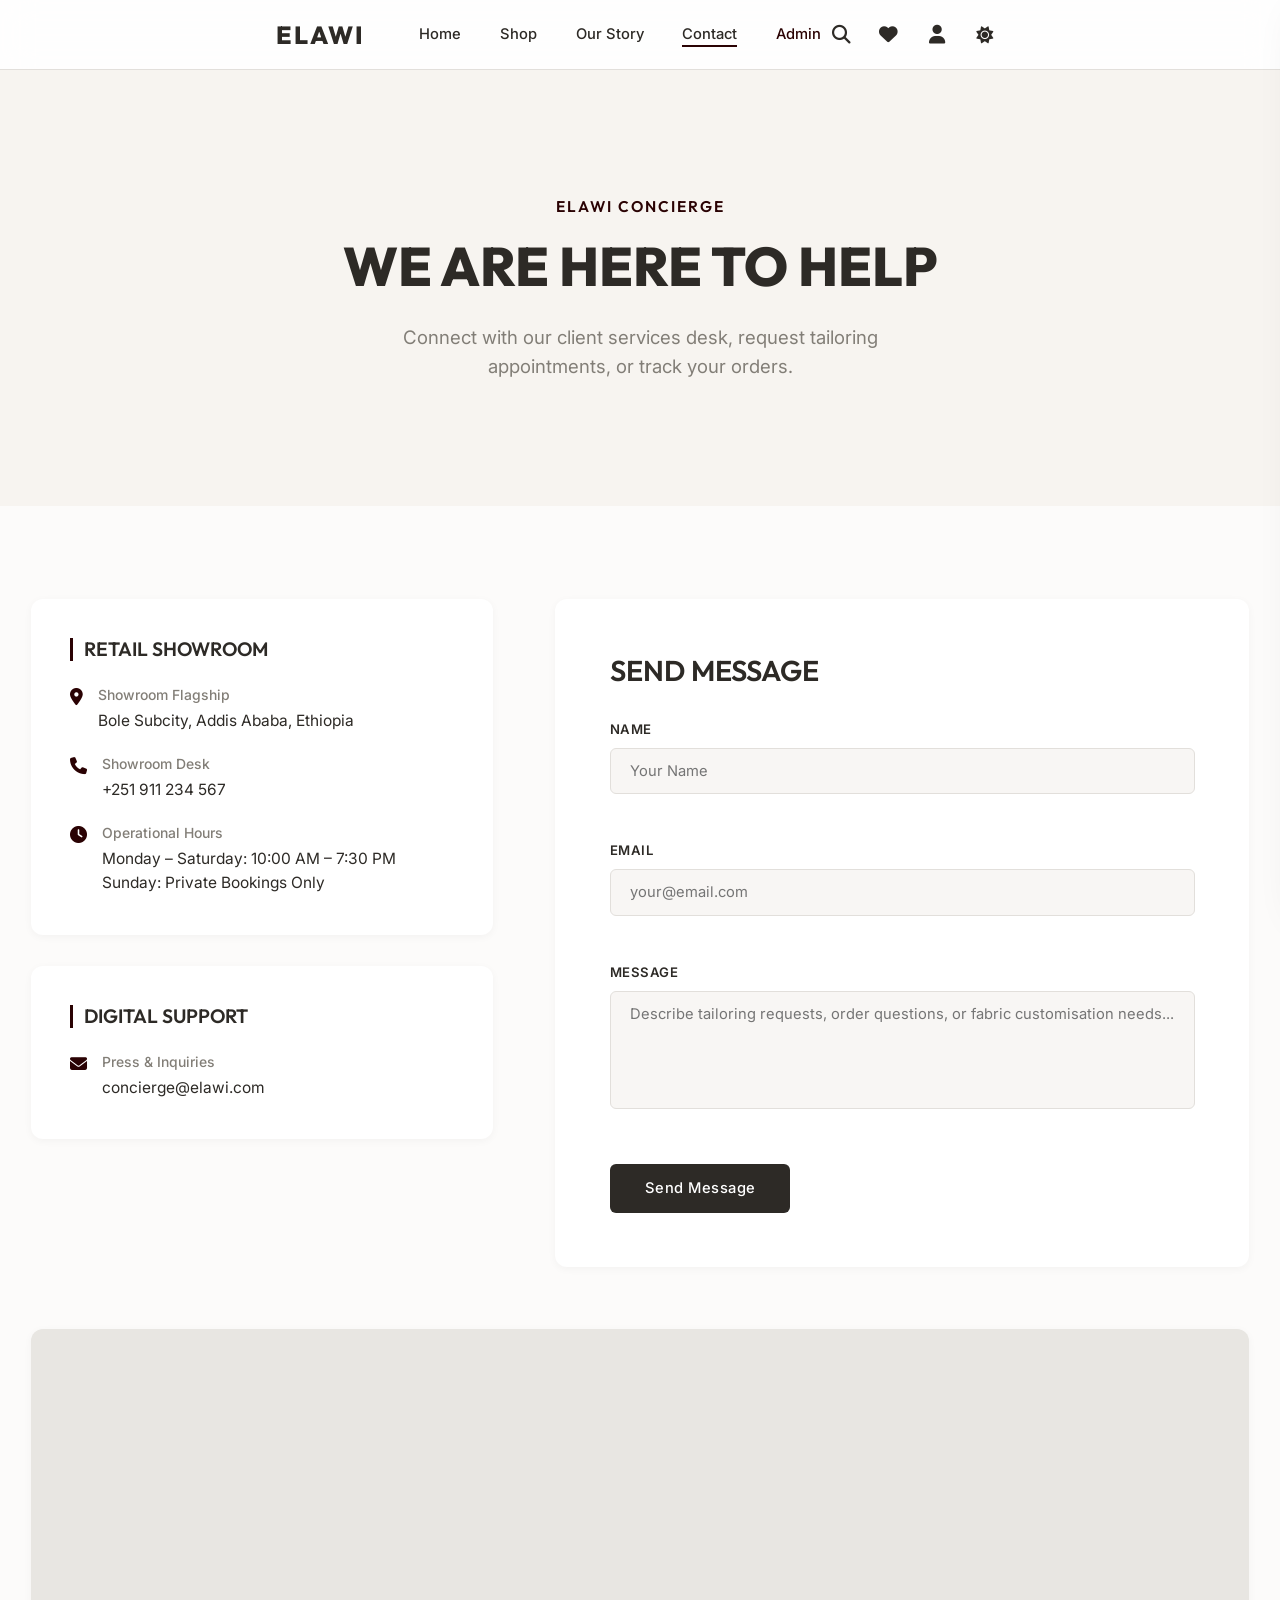
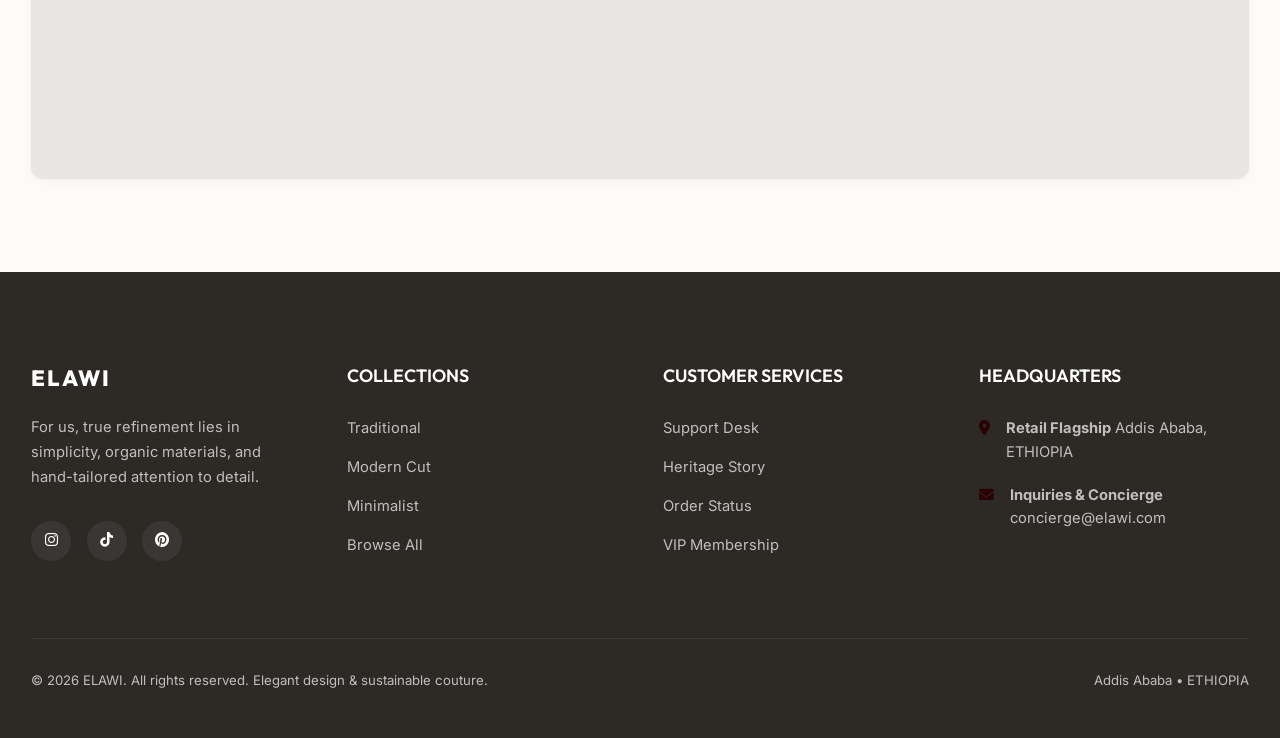
<file: remix_-remix_-elawi/contact.html>
<!DOCTYPE html>
<html lang="en">
<head>
  <meta charset="UTF-8">
  <meta name="viewport" content="width=device-width, initial-scale=1.0">
  <title>Contact Us | ELAWI Concierge & Support</title>
  <meta name="description" content="Reach the ELAWI concierge. Connect with our design flagship, customer support desk, press department, or retail showroom.">
  
  <link rel="stylesheet" href="https://cdnjs.cloudflare.com/ajax/libs/font-awesome/6.4.0/css/all.min.css">
  <link rel="stylesheet" href="style.css">
  <script>if(localStorage.getItem('elawi_theme')==='dark')document.documentElement.setAttribute('data-theme','dark');</script>
</head>
<body>

  <!-- GLOBAL PREMIUM NAVBAR -->
  <nav class="navbar" id="navbar">
    <div class="container flex-between">
      <div class="menu-toggle" id="menuToggle">
        <i class="fa-solid fa-bars"></i>
      </div>
      <a href="index.html" class="navbar-brand">
        ELAWI
      </a>
      
      <ul class="nav-menu" id="navMenu">
        <li><a href="index.html" class="nav-link">Home</a></li>
        <li><a href="shop.html" class="nav-link">Shop</a></li>
        <li><a href="about.html" class="nav-link">Our Story</a></li>
        <li><a href="contact.html" class="nav-link active">Contact</a></li>
        <li><a href="admin.html" class="nav-link" style="color:var(--accent);">Admin</a></li>
      </ul>

      <div class="navbar-actions">
        <button class="action-btn" id="searchBtn" title="Search catalog">
          <i class="fa-solid fa-magnifying-glass"></i>
        </button>
        <a href="profile.html#paneFavorites" class="action-btn" title="Favorites / Wishlist">
          <i class="fa-solid fa-heart"></i>
          <span class="badge-count wishlist-badge">0</span>
        </a>

        <a href="profile.html" class="action-btn navbar-user-btn" title="My Account">
          <i class="fa-solid fa-user"></i>
        </a>
        <button class="theme-toggle-btn" id="themeToggle" title="Toggle dark / light mode" aria-label="Toggle theme">
          <i class="fa-solid fa-sun icon-sun"></i>
          <i class="fa-solid fa-moon icon-moon"></i>
        </button>
      </div>
    </div>
  </nav>

  <!-- SEARCH OVERLAY -->
  <div class="search-overlay" id="searchOverlay">
    <div class="search-overlay-close" id="searchClose">
      <i class="fa-solid fa-xmark"></i>
    </div>
    <div class="search-container">
      <h2>SEARCH THE CATALOG</h2>
      <div class="search-input-group">
        <input type="text" id="searchInput" placeholder="Type keyword and press Enter..." autocomplete="off">
        <i class="fa-solid fa-magnifying-glass"></i>
      </div>
    </div>
  </div>

  <!-- DYNAMIC SHOPPING BAG DRAWER SIDEBAR -->
  <div class="cart-drawer" id="cartDrawer" style="position: fixed; top: 0; right: -420px; width: 400px; max-width: 90vw; height: 100dvh; background: var(--surface); border-left: 1.5px solid var(--gray-100); z-index: 1500; display: flex; flex-direction: column; transition: var(--transition); box-shadow: var(--shadow-lg);">
    <div class="cart-drawer-header" style="padding: 1.5rem; border-bottom: 1.5px solid var(--gray-100); display: flex; justify-content: space-between; align-items: center;">
      <h3 style="font-family: var(--font-heading); font-size: 1.25rem; font-weight: 700;"><i class="fa-solid fa-bag-shopping" style="color: var(--accent); margin-right: 0.5rem;"></i> My Shopping Bag</h3>
      <button onclick="toggleCartDrawer()" style="font-size: 1.5rem; cursor: pointer; color: var(--gray-500); background:none; border:none;" aria-label="Close cart"><i class="fa-solid fa-xmark"></i></button>
    </div>
    <div id="cartSidebarList" style="flex: 1; overflow-y: auto; padding: 1.5rem; display: flex; flex-direction: column; gap: 1.25rem;">
      <!-- Dynamic list -->
    </div>
    <div class="cart-drawer-footer" style="padding: 1.5rem; border-top: 1.5px solid var(--gray-100); background: var(--surface-muted);">
      <div style="display: flex; justify-content: space-between; font-weight: 700; font-size: 1.1rem; margin-bottom: 1.25rem;">
        <span>Subtotal</span>
        <span id="cartSubtotal" style="color: var(--accent);">Br 0</span>
      </div>
      <a href="profile.html#paneCheckout" onclick="toggleCartDrawer()" class="btn btn-accent" style="width: 100%; display:inline-flex;">Proceed to Checkout <i class="fa-solid fa-arrow-right-long" style="margin-left: 0.5rem;"></i></a>
    </div>
  </div>

  <!-- BLUR BACKDROP OVERLAY -->
  <div class="overlay" id="sidebarOverlay"></div>

  <!-- TOAST ALERTS NOTIFIER CONTAINER -->
  <div class="toast-container" id="toastContainer"></div>

  <!-- EDITORIAL HERO -->
  <header class="editorial-hero">
    <div class="container">
      <span class="editorial-label">ELAWI CONCIERGE</span>
      <h1>WE ARE HERE TO HELP</h1>
      <p>Connect with our client services desk, request tailoring appointments, or track your orders.</p>
    </div>
  </header>

  <main class="container section-padding">
    <div class="contact-grid">
      <!-- Info Sidebar -->
      <div class="contact-card-sidebar">
        <!-- Box 1 -->
        <div class="contact-detail-box">
          <h3>RETAIL SHOWROOM</h3>
          <ul class="contact-detail-list">
            <li class="contact-item">
              <i class="fa-solid fa-location-dot"></i>
              <div>
                <strong>Showroom Flagship</strong>
                Bole Subcity, Addis Ababa, Ethiopia
              </div>
            </li>
            <li class="contact-item">
              <i class="fa-solid fa-phone"></i>
              <div>
                <strong>Showroom Desk</strong>
                +251 911 234 567
              </div>
            </li>
            <li class="contact-item">
              <i class="fa-solid fa-clock"></i>
              <div>
                <strong>Operational Hours</strong>
                Monday – Saturday: 10:00 AM – 7:30 PM<br>
                Sunday: Private Bookings Only
              </div>
            </li>
          </ul>
        </div>
        <!-- Box 2 -->
        <div class="contact-detail-box">
          <h3>DIGITAL SUPPORT</h3>
          <ul class="contact-detail-list">
            <li class="contact-item">
              <i class="fa-solid fa-envelope"></i>
              <div>
                <strong>Press & Inquiries</strong>
                concierge@elawi.com
              </div>
            </li>
          </ul>
        </div>
      </div>
      
      <!-- Contact Form -->
      <div class="contact-form-card">
        <h2>SEND MESSAGE</h2>
        <form id="contactForm" onsubmit="event.preventDefault(); showToast('Thank you! Your message has been sent to our concierge desk.', 'success'); this.reset();" style="display: flex; flex-direction: column; gap: 1.5rem;">
          <div class="form-group-custom">
            <label for="contactName">Name</label>
            <input type="text" id="contactName" class="form-input-styled" placeholder="Your Name" required autocomplete="name">
          </div>
          <div class="form-group-custom">
            <label for="contactEmail">Email</label>
            <input type="email" id="contactEmail" class="form-input-styled" placeholder="your@email.com" required autocomplete="email">
          </div>
          <div class="form-group-custom">
            <label for="contactMessage">Message</label>
            <textarea id="contactMessage" class="form-input-styled" rows="5" placeholder="Describe tailoring requests, order questions, or fabric customisation needs..." required style="resize: none;"></textarea>
          </div>
          <button type="submit" class="btn btn-primary" style="align-self: flex-start;">Send Message</button>
        </form>
      </div>
    </div>

    <!-- MAP INTERACTIVE PLACEHOLDER (Centered on Addis Ababa) -->
    <div class="map-placeholder-frame">
      <iframe src="https://www.google.com/maps/embed?pb=!1m18!1m12!1m3!1d126122.95669736809!2d38.70557451950488!3d9.019183416960057!2m3!1f0!2f0!3f0!3m2!1i1024!2i768!4f13.1!3m3!1m2!1s0x164b85cef5ab402d%3A0x8467b6b037a24d49!2sAddis%20Ababa%2C%20Ethiopia!5e0!3m2!1sen!2sus!4v1716382000000!5m2!1sen!2sus" allowfullscreen="" loading="lazy" referrerpolicy="no-referrer-when-downgrade"></iframe>
    </div>
  </main>

  <!-- BRAND PREMIUM FOOTER -->
  <footer class="footer">
    <div class="container">
      <div class="grid-4" style="gap: 3rem;">
        <div>
          <div class="footer-brand">
            <h2>ELAWI</h2>
          </div>
          <p class="footer-desc">For us, true refinement lies in simplicity, organic materials, and hand-tailored attention to detail.</p>
          <div class="social-links">
            <a href="https://www.instagram.com/before.the.name?igsh=MjRnc2d4YnVkdnM0" target="_blank" class="social-icon"><i class="fa-brands fa-instagram"></i></a>
            <a href="https://www.tiktok.com/@before.the.name5" target="_blank" class="social-icon"><i class="fa-brands fa-tiktok"></i></a>
            <a href="https://www.instagram.com/before.the.name?igsh=MjRnc2d4YnVkdnM0" target="_blank" class="social-icon"><i class="fa-brands fa-pinterest"></i></a>
          </div>
        </div>
        
        <div>   
          <h3 class="footer-heading">COLLECTIONS</h3>
          <ul class="footer-links">
            <li><a href="shop.html?category=Traditional">Traditional</a></li>
            <li><a href="shop.html?category=Modern Cut">Modern Cut</a></li>
            <li><a href="shop.html?category=Minimalist">Minimalist</a></li>
            <li><a href="shop.html">Browse All</a></li>
          </ul>
        </div>

        <div>
          <h3 class="footer-heading">CUSTOMER SERVICES</h3>
          <ul class="footer-links">
            <li><a href="contact.html">Support Desk</a></li>
            <li><a href="about.html">Heritage Story</a></li>
            <li><a href="profile.html">Order Status</a></li>
            <li><a href="auth.html">VIP Membership</a></li>
          </ul>
        </div>

        <div>
          <h3 class="footer-heading">HEADQUARTERS</h3>
          <div class="footer-contact-item">
            <i class="fa-solid fa-location-dot"></i>
            <div>
              <strong>Retail Flagship</strong>
              Addis Ababa, ETHIOPIA
            </div>
          </div>
          <div class="footer-contact-item">
            <i class="fa-solid fa-envelope"></i>
            <div>
              <strong>Inquiries & Concierge</strong>
              concierge@elawi.com
            </div>
          </div>
        </div>
      </div>
      
      <div class="footer-bottom">
        <p>&copy; 2026 ELAWI. All rights reserved. Elegant design & sustainable couture.</p>
        <p>Addis Ababa &bull; ETHIOPIA </p>
      </div>
    </div>
  </footer>

  <script src="script.js"></script>
</body>
</html>
</file>
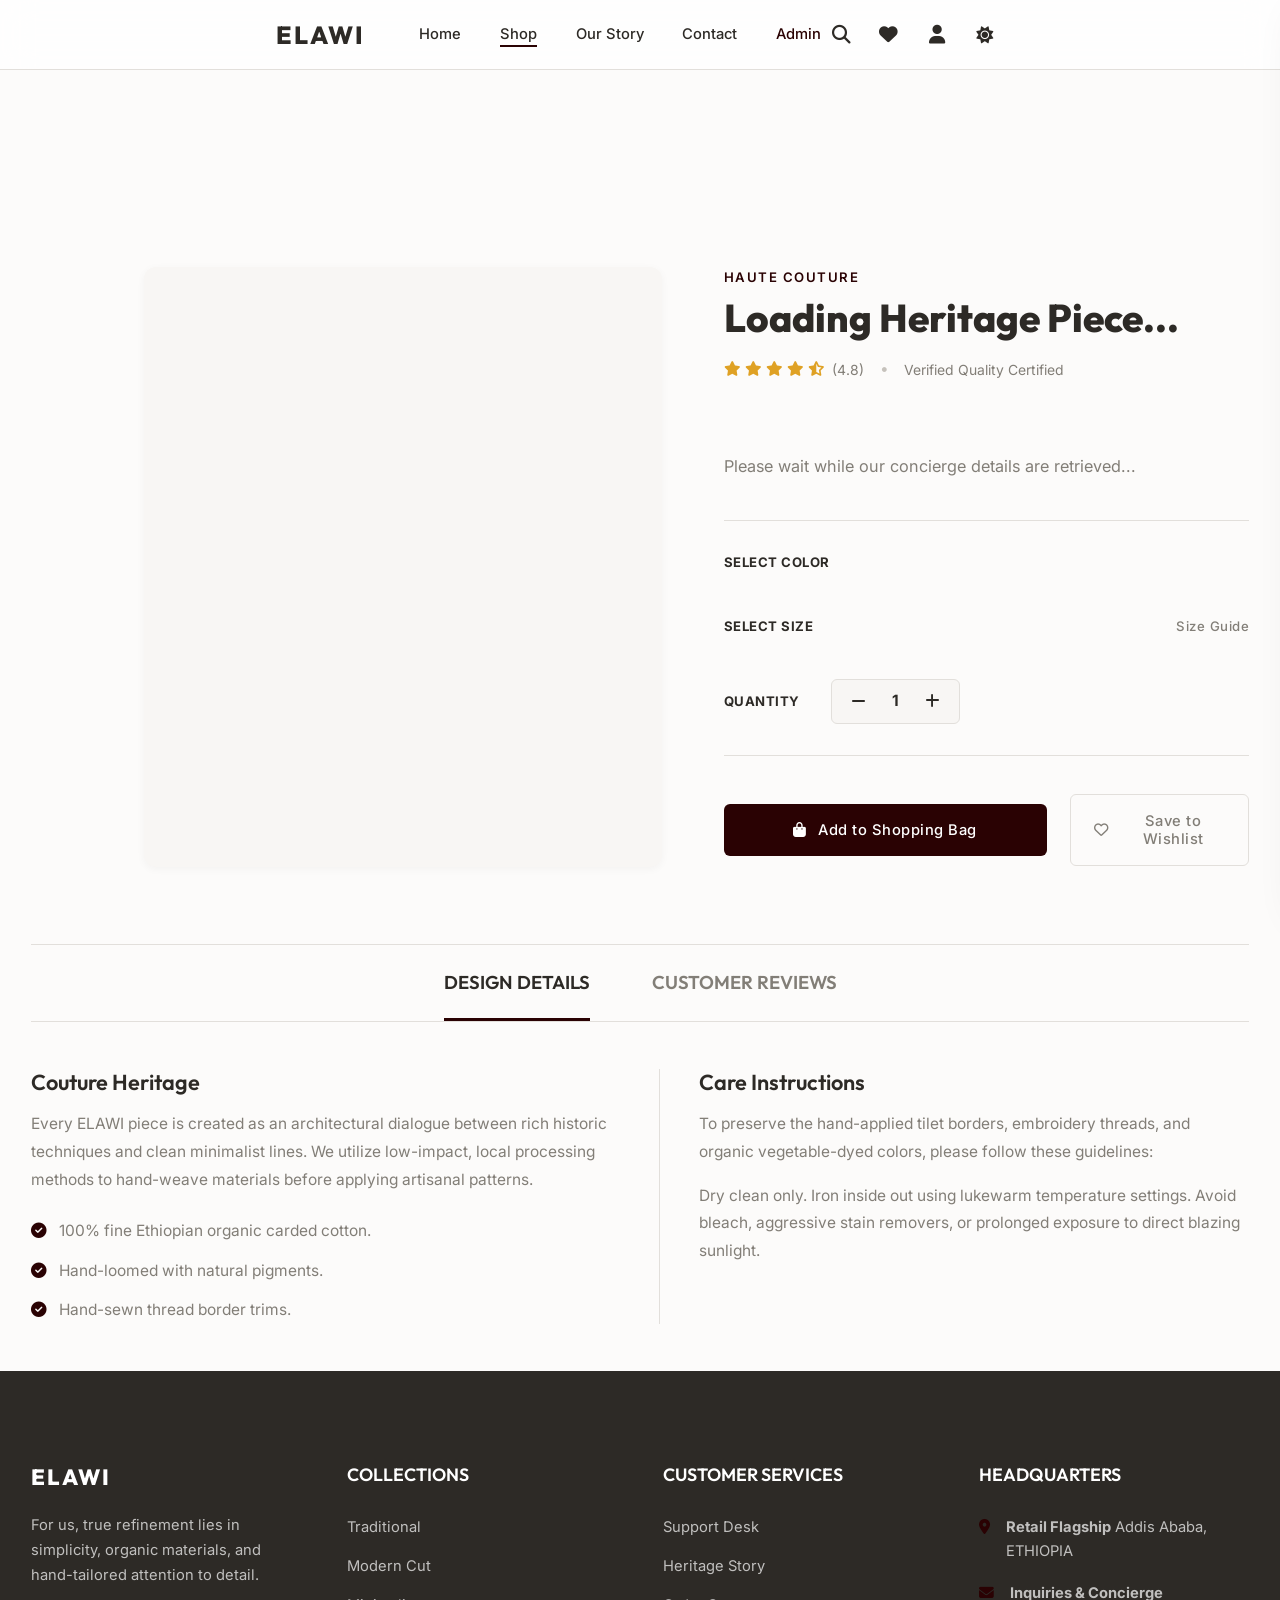
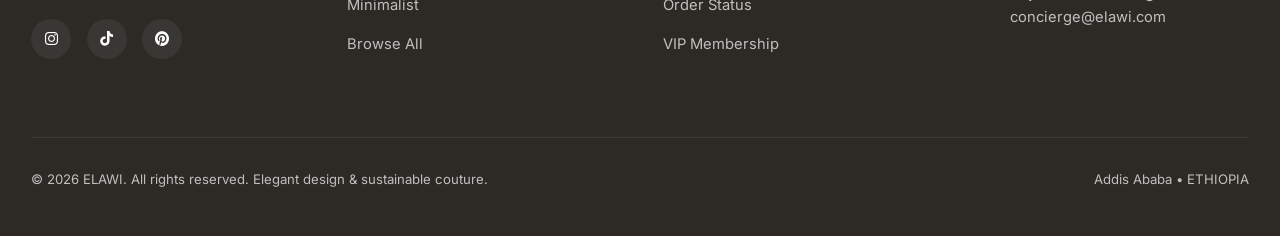
<file: remix_-remix_-elawi/product-detail.html>
<!DOCTYPE html>
<html lang="en">
<head>
  <meta charset="UTF-8">
  <meta name="viewport" content="width=device-width, initial-scale=1.0">
  <title>View Couture | ELAWI Premium Design Gallery</title>
  <meta name="description" content="Explore bespoke detailing, hand-drawn embroidery patterns, premium material weights, and customer reviews on ELAWI items.">
  
  <link rel="stylesheet" href="https://cdnjs.cloudflare.com/ajax/libs/font-awesome/6.4.0/css/all.min.css">
  <link rel="stylesheet" href="style.css">
  <script>if(localStorage.getItem('elawi_theme')==='dark')document.documentElement.setAttribute('data-theme','dark');</script>
</head>
<body>

  <!-- GLOBAL PREMIUM NAVBAR -->
  <nav class="navbar" id="navbar">
    <div class="container flex-between">
      <div class="menu-toggle" id="menuToggle">
        <i class="fa-solid fa-bars"></i>
      </div>
      <a href="index.html" class="navbar-brand">
        ELAWI
      </a>
      
      <ul class="nav-menu" id="navMenu">
        <li><a href="index.html" class="nav-link">Home</a></li>
        <li><a href="shop.html" class="nav-link active">Shop</a></li>
        <li><a href="about.html" class="nav-link">Our Story</a></li>
        <li><a href="contact.html" class="nav-link">Contact</a></li>
        <li><a href="admin.html" class="nav-link" style="color:var(--accent);">Admin</a></li>
      </ul>

      <div class="navbar-actions">
        <button class="action-btn" id="searchBtn" title="Search catalog">
          <i class="fa-solid fa-magnifying-glass"></i>
        </button>
        <a href="profile.html#paneFavorites" class="action-btn" title="Favorites / Wishlist">
          <i class="fa-solid fa-heart"></i>
          <span class="badge-count wishlist-badge">0</span>
        </a>

        <a href="profile.html" class="action-btn navbar-user-btn" title="My Account">
          <i class="fa-solid fa-user"></i>
        </a>
        <button class="theme-toggle-btn" id="themeToggle" title="Toggle dark / light mode" aria-label="Toggle theme">
          <i class="fa-solid fa-sun icon-sun"></i>
          <i class="fa-solid fa-moon icon-moon"></i>
        </button>
      </div>
    </div>
  </nav>

  <!-- SEARCH OVERLAY -->
  <div class="search-overlay" id="searchOverlay">
    <div class="search-overlay-close" id="searchClose">
      <i class="fa-solid fa-xmark"></i>
    </div>
    <div class="search-container">
      <h2>SEARCH THE CATALOG</h2>
      <div class="search-input-group">
        <input type="text" id="searchInput" placeholder="Type keyword and press Enter..." autocomplete="off">
        <i class="fa-solid fa-magnifying-glass"></i>
      </div>
    </div>
  </div>

  <!-- DYNAMIC SHOPPING BAG DRAWER SIDEBAR -->
  <div class="cart-drawer" id="cartDrawer" style="position: fixed; top: 0; right: -420px; width: 400px; max-width: 90vw; height: 100dvh; background: var(--surface); border-left: 1.5px solid var(--gray-100); z-index: 1500; display: flex; flex-direction: column; transition: var(--transition); box-shadow: var(--shadow-lg);">
    <div class="cart-drawer-header" style="padding: 1.5rem; border-bottom: 1.5px solid var(--gray-100); display: flex; justify-content: space-between; align-items: center;">
      <h3 style="font-family: var(--font-heading); font-size: 1.25rem; font-weight: 700;"><i class="fa-solid fa-bag-shopping" style="color: var(--accent); margin-right: 0.5rem;"></i> My Shopping Bag</h3>
      <button onclick="toggleCartDrawer()" style="font-size: 1.5rem; cursor: pointer; color: var(--gray-500); background:none; border:none;" aria-label="Close cart"><i class="fa-solid fa-xmark"></i></button>
    </div>
    <div id="cartSidebarList" style="flex: 1; overflow-y: auto; padding: 1.5rem; display: flex; flex-direction: column; gap: 1.25rem;">
      <!-- Dynamic list -->
    </div>
    <div class="cart-drawer-footer" style="padding: 1.5rem; border-top: 1.5px solid var(--gray-100); background: var(--surface-muted);">
      <div style="display: flex; justify-content: space-between; font-weight: 700; font-size: 1.1rem; margin-bottom: 1.25rem;">
        <span>Subtotal</span>
        <span id="cartSubtotal" style="color: var(--accent);">Br 0</span>
      </div>
      <a href="profile.html#paneCheckout" onclick="toggleCartDrawer()" class="btn btn-accent" style="width: 100%; display:inline-flex;">Proceed to Checkout <i class="fa-solid fa-arrow-right-long" style="margin-left: 0.5rem;"></i></a>
    </div>
  </div>

  <!-- BLUR BACKDROP OVERLAY -->
  <div class="overlay" id="sidebarOverlay"></div>

  <!-- TOAST ALERTS NOTIFIER CONTAINER -->
  <div class="toast-container" id="toastContainer"></div>

  <!-- MAIN DETAIL VIEWER -->
  <main class="container" style="margin-top: 100px; padding-top: 3rem; padding-bottom: 3rem;">
    
    <div class="detail-layout">
      
      <!-- GALLERY WRAPPER (Left) -->
      <div class="gallery-box">
        <div class="gallery-thumbs" id="detailThumbsBox">
          <!-- Multi angles populated dynamically -->
        </div>
        
        <div class="gallery-main" id="galleryMainImage">
          <!-- Loaded dynamically -->
        </div>
      </div>

      <!-- PRODUCT PURCHASE INFOS (Right) -->
      <div class="detail-info-side">
        <span class="detail-brand-cat" id="detailCategory">Haute Couture</span>
        <h1 class="detail-title" id="detailTitle">Loading Heritage Piece...</h1>
        
        <div class="detail-rating-row">
          <div class="detail-stars">
            <i class="fa-solid fa-star"></i>
            <i class="fa-solid fa-star"></i>
            <i class="fa-solid fa-star"></i>
            <i class="fa-solid fa-star"></i>
            <i class="fa-solid fa-star-half-stroke"></i>
          </div>
          <span class="detail-reviews-num" id="detailRatingNum">(4.8)</span>
          <span style="color:var(--gray-200); margin:0 0.5rem;">&bull;</span>
          <span class="detail-reviews-num">Verified Quality Certified</span>
        </div>

        <div class="detail-price-row" id="detailPrice">
          <!-- Prices -->
        </div>

        <p class="detail-desc-snippet" id="detailDesc">
          Please wait while our concierge details are retrieved...
        </p>

        <!-- SELECTIONS PANEL -->
        <div class="detail-selection-box">
          
          <!-- Colors -->
          <div>
            <div class="detail-select-label">Select Color</div>
            <div class="color-swatches-grid" id="detailColorsGrid">
              <!-- Filled -->
            </div>
          </div>

          <!-- Sizes -->
          <div>
            <div class="detail-select-label">Select Size <span>Size Guide</span></div>
            <div class="size-selection-grid" id="detailSizesGrid" style="grid-template-columns: repeat(5, 1fr); gap: 0.5rem;">
              <!-- Filled -->
            </div>
          </div>

          <!-- Quantity selection -->
          <div style="display: flex; align-items: center; gap: 2rem;">
            <div class="detail-select-label" style="margin-bottom: 0;">Quantity</div>
            <div class="qty-btn-group" style="display: flex; align-items: center; border: 1.5px solid var(--gray-100); border-radius: var(--radius-sm); padding: 0.5rem 1rem; gap: 1rem; background: var(--surface-muted);">
              <button id="detailQtyMinus" style="cursor: pointer; padding:0.25rem;"><i class="fa-solid fa-minus"></i></button>
              <span id="detailQtyValue" style="font-weight: 700; min-width: 20px; text-align: center;">1</span>
              <button id="detailQtyPlus" style="cursor: pointer; padding:0.25rem;"><i class="fa-solid fa-plus"></i></button>
            </div>
          </div>

        </div>

        <!-- ACTIONS ROW -->
        <div class="detail-action-row">
          <button class="btn btn-accent" id="detailAddBagBtn" style="flex: 2; padding: 1.1rem 2rem;">
            <i class="fa-solid fa-bag-shopping"></i> Add to Shopping Bag
          </button>
          
          <button class="btn btn-secondary" id="detailAddWishBtn" style="flex: 1; padding: 1.1rem 1.5rem; display:inline-flex;">
            <i class="fa-regular fa-heart"></i> Save to Wishlist
          </button>
        </div>

      </div>

    </div>

    <!-- SPECS & REVIEWS BOTTOM SECTION -->
    <section class="tabs-section">
      <ul class="tabs-nav">
        <li class="tab-nav-item active" onclick="switchDetailTab('specs', this)">DESIGN DETAILS</li>
        <li class="tab-nav-item" onclick="switchDetailTab('reviews', this)">CUSTOMER REVIEWS</li>
      </ul>

      <!-- Design Specs Tab -->
      <div class="tab-pane active" id="tabPane-specs">
        <div class="grid-2">
          <div style="line-height: 1.8;">
            <h3 style="font-size: 1.4rem; margin-bottom: 1rem;">Couture Heritage</h3>
            <p style="color:var(--gray-500); margin-bottom: 1.5rem;">
              Every ELAWI piece is created as an architectural dialogue between rich historic techniques and clean minimalist lines. We utilize low-impact, local processing methods to hand-weave materials before applying artisanal patterns.
            </p>
            <ul style="list-style: none; display: flex; flex-direction: column; gap: 0.75rem; color:var(--gray-500);">
              <li><i class="fa-solid fa-circle-check" style="color:var(--accent); margin-right: 0.5rem;"></i> 100% fine Ethiopian organic carded cotton.</li>
              <li><i class="fa-solid fa-circle-check" style="color:var(--accent); margin-right: 0.5rem;"></i> Hand-loomed with natural pigments.</li>
              <li><i class="fa-solid fa-circle-check" style="color:var(--accent); margin-right: 0.5rem;"></i> Hand-sewn thread border trims.</li>
            </ul>
          </div>
          <div style="border-left: 1.5px solid var(--gray-100); padding-left: 2.5rem; line-height: 1.8;">
            <h3 style="font-size: 1.4rem; margin-bottom: 1rem;">Care Instructions</h3>
            <p style="color:var(--gray-500); margin-bottom: 1rem;">
              To preserve the hand-applied tilet borders, embroidery threads, and organic vegetable-dyed colors, please follow these guidelines:
            </p>
            <p style="color:var(--gray-500);">
              Dry clean only. Iron inside out using lukewarm temperature settings. Avoid bleach, aggressive stain removers, or prolonged exposure to direct blazing sunlight.
            </p>
          </div>
        </div>
      </div>

      <!-- Customer Reviews Tab -->
      <div class="tab-pane" id="tabPane-reviews">
        
        <div class="reviews-summary">
          <div class="reviews-sum-card">
            <h2>4.8</h2>
            <div class="detail-stars" style="margin-bottom: 0.75rem;">
              <i class="fa-solid fa-star"></i>
              <i class="fa-solid fa-star"></i>
              <i class="fa-solid fa-star"></i>
              <i class="fa-solid fa-star"></i>
              <i class="fa-solid fa-star-half-stroke"></i>
            </div>
            <p style="color:var(--gray-500); font-size: 0.9rem;">Based on verified member reviews</p>
          </div>

          <!-- Review writing form -->
          <form class="contact-form-card" id="reviewSubmitForm" style="padding: 2rem;">
            <h3 style="font-size: 1.25rem; margin-bottom: 1.5rem;">Write a Review</h3>
            
            <div class="auth-field-row" style="margin-bottom: 1rem;">
              <div class="form-group-custom" style="margin-bottom: 0;">
                <label for="revAuthor">Your Name</label>
                <input type="text" id="revAuthor" class="form-input-styled" placeholder="Jane Doe" required autocomplete="name">
              </div>
              <div class="form-group-custom" style="margin-bottom: 0;">
                <label for="revRating">Rating</label>
                <select id="revRating" class="form-input-styled" style="cursor: pointer;" aria-label="Select Rating">
                  <option value="5">5 Stars (Excellent)</option>
                  <option value="4">4 Stars (Good)</option>
                  <option value="3">3 Stars (Average)</option>
                  <option value="2">2 Stars (Fair)</option>
                  <option value="1">1 Star (Poor)</option>
                </select>
              </div>
            </div>

            <div class="form-group-custom" style="margin-bottom: 1.25rem;">
              <label for="revText">Your Feedback</label>
              <textarea id="revText" class="form-input-styled" rows="3" placeholder="Describe fabric texture, fit, and overall styling feeling..." required></textarea>
            </div>

            <button type="submit" class="btn btn-primary" style="padding: 0.75rem 2rem; font-size: 0.9rem;">Submit Review</button>
          </form>
        </div>

        <!-- Reviews List -->
        <div class="reviews-list" id="reviewsContainerList">
          <div class="review-item">
            <div class="review-header">
              <span class="review-author">Helina M. <span style="font-size:0.8rem; color:var(--gray-200); font-weight:normal; margin-left:0.5rem;">Verified Member</span></span>
              <div class="review-stars">
                <i class="fa-solid fa-star"></i>
                <i class="fa-solid fa-star"></i>
                <i class="fa-solid fa-star"></i>
                <i class="fa-solid fa-star"></i>
                <i class="fa-solid fa-star"></i>
              </div>
            </div>
            <p>Absolutely stunning work. The weight of the hand-woven cotton is substantial and luxurious. Drapes beautifully. Perfect integration of modern cut and traditional heritage!</p>
          </div>
          <div class="review-item">
            <div class="review-header">
              <span class="review-author">Kidus G. <span style="font-size:0.8rem; color:var(--gray-200); font-weight:normal; margin-left:0.5rem;">Verified Member</span></span>
              <div class="review-stars">
                <i class="fa-solid fa-star"></i>
                <i class="fa-solid fa-star"></i>
                <i class="fa-solid fa-star"></i>
                <i class="fa-solid fa-star"></i>
                <i class="fa-regular fa-star"></i>
              </div>
            </div>
            <p>Premium packaging and rapid delivery. The fit was slightly looser than standard European cuts, but that enhances the fluid minimalist silhouette perfectly. Highly recommended brand.</p>
          </div>
        </div>

      </div>
    </section>

  </main>

  <!-- BRAND PREMIUM FOOTER -->
  <footer class="footer">
    <div class="container">
      <div class="grid-4" style="gap: 3rem;">
        <div>
          <div class="footer-brand">
            <h2>ELAWI</h2>
          </div>
          <p class="footer-desc">For us, true refinement lies in simplicity, organic materials, and hand-tailored attention to detail.</p>
          <div class="social-links">
            <a href="https://www.instagram.com/before.the.name?igsh=MjRnc2d4YnVkdnM0" target="_blank" class="social-icon"><i class="fa-brands fa-instagram"></i></a>
            <a href="https://www.tiktok.com/@before.the.name5" target="_blank" class="social-icon"><i class="fa-brands fa-tiktok"></i></a>
            <a href="https://www.instagram.com/before.the.name?igsh=MjRnc2d4YnVkdnM0" target="_blank" class="social-icon"><i class="fa-brands fa-pinterest"></i></a>
          </div>
        </div>
        
        <div>   
          <h3 class="footer-heading">COLLECTIONS</h3>
          <ul class="footer-links">
            <li><a href="shop.html?category=Traditional">Traditional</a></li>
            <li><a href="shop.html?category=Modern Cut">Modern Cut</a></li>
            <li><a href="shop.html?category=Minimalist">Minimalist</a></li>
            <li><a href="shop.html">Browse All</a></li>
          </ul>
        </div>

        <div>
          <h3 class="footer-heading">CUSTOMER SERVICES</h3>
          <ul class="footer-links">
            <li><a href="contact.html">Support Desk</a></li>
            <li><a href="about.html">Heritage Story</a></li>
            <li><a href="profile.html">Order Status</a></li>
            <li><a href="auth.html">VIP Membership</a></li>
          </ul>
        </div>

        <div>
          <h3 class="footer-heading">HEADQUARTERS</h3>
          <div class="footer-contact-item">
            <i class="fa-solid fa-location-dot"></i>
            <div>
              <strong>Retail Flagship</strong>
              Addis Ababa, ETHIOPIA
            </div>
          </div>
          <div class="footer-contact-item">
            <i class="fa-solid fa-envelope"></i>
            <div>
              <strong>Inquiries & Concierge</strong>
              concierge@elawi.com
            </div>
          </div>
        </div>
      </div>
      
      <div class="footer-bottom">
        <p>&copy; 2026 ELAWI. All rights reserved. Elegant design & sustainable couture.</p>
        <p>Addis Ababa &bull; ETHIOPIA </p>
      </div>
    </div>
  </footer>

  <script src="script.js"></script>
</body>
</html>
</file>
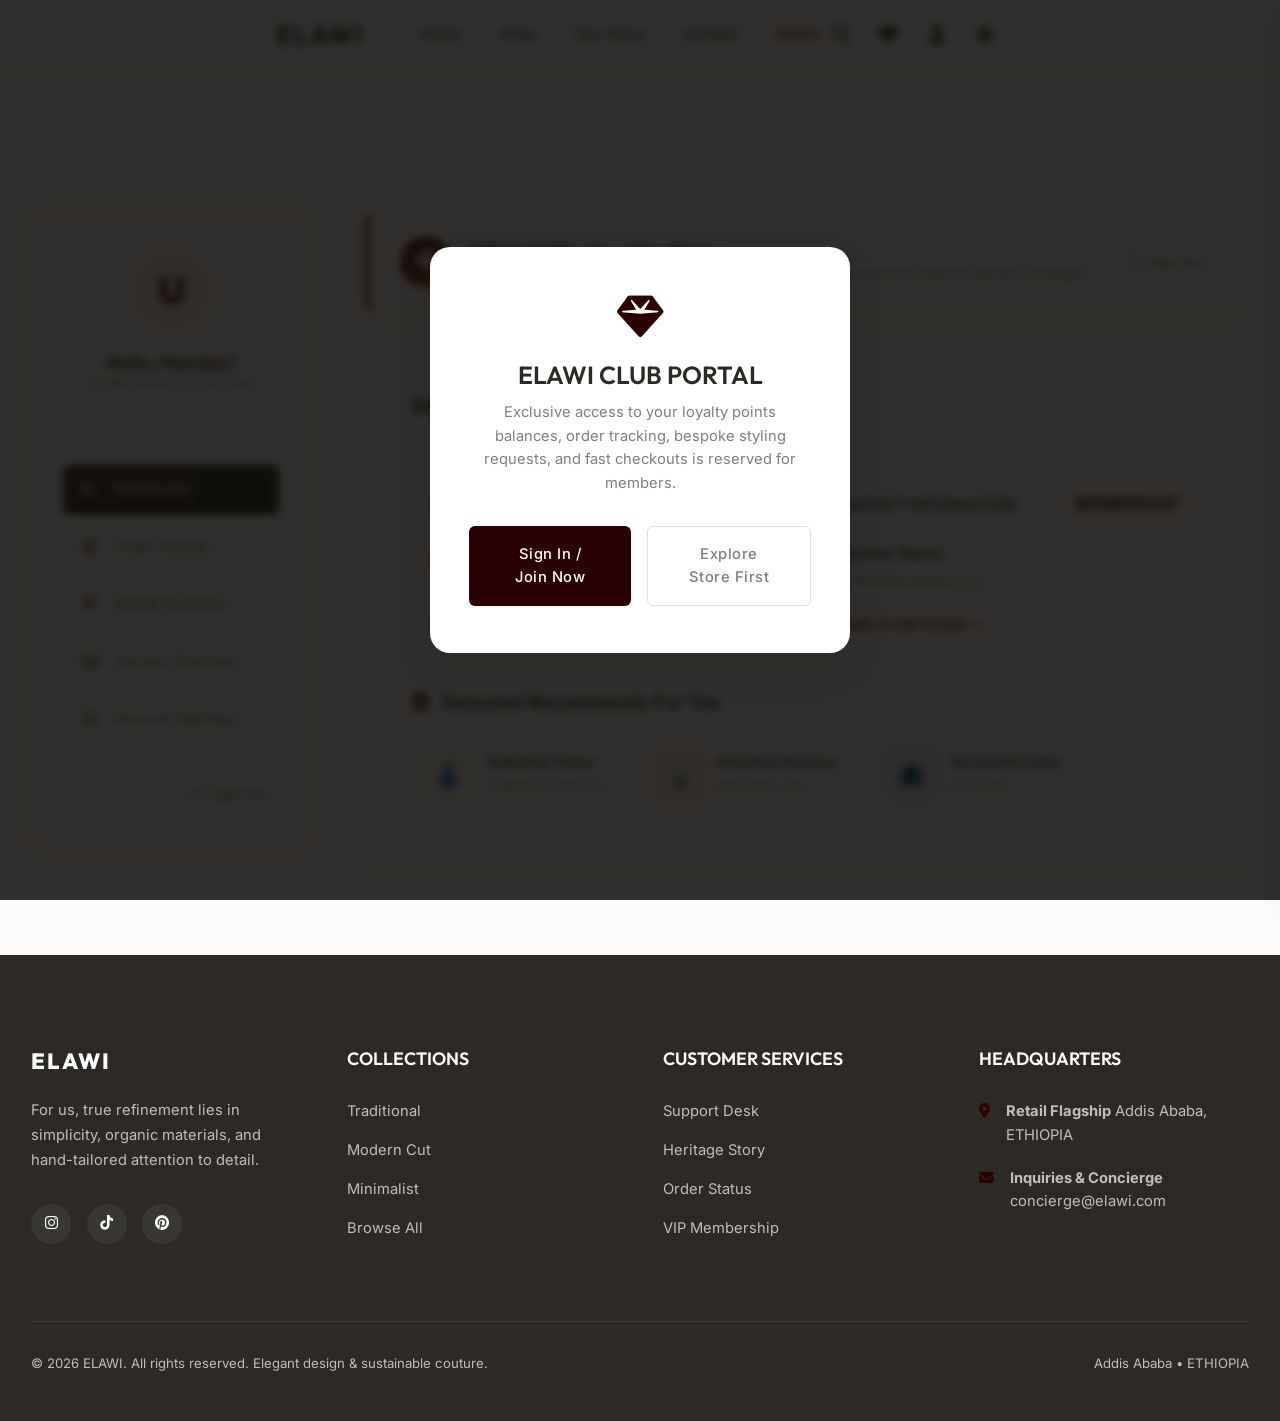
<file: remix_-remix_-elawi/profile.html>
<!DOCTYPE html>
<html lang="en">
<head>
  <meta charset="UTF-8">
  <meta name="viewport" content="width=device-width, initial-scale=1.0">
  <title>VIP Member Portal | ELAWI Club</title>
  <meta name="description" content="Access your order history, edit shipping addresses, view luxury loyalty points, and complete your secure checkout process.">
  
  <link rel="stylesheet" href="https://cdnjs.cloudflare.com/ajax/libs/font-awesome/6.4.0/css/all.min.css">
  <link rel="stylesheet" href="style.css">
  <script>if(localStorage.getItem('elawi_theme')==='dark')document.documentElement.setAttribute('data-theme','dark');</script>
</head>
<body>

  <!-- GLOBAL PREMIUM NAVBAR -->
  <nav class="navbar" id="navbar">
    <div class="container flex-between">
      <div class="menu-toggle" id="menuToggle">
        <i class="fa-solid fa-bars"></i>
      </div>
      <a href="index.html" class="navbar-brand">
        ELAWI
      </a>
      
      <ul class="nav-menu" id="navMenu">
        <li><a href="index.html" class="nav-link">Home</a></li>
        <li><a href="shop.html" class="nav-link">Shop</a></li>
        <li><a href="about.html" class="nav-link">Our Story</a></li>
        <li><a href="contact.html" class="nav-link">Contact</a></li>
        <li><a href="admin.html" class="nav-link" style="color:var(--accent);">Admin</a></li>
      </ul>

      <div class="navbar-actions">
        <button class="action-btn" id="searchBtn" title="Search catalog">
          <i class="fa-solid fa-magnifying-glass"></i>
        </button>
        <a href="profile.html#paneFavorites" class="action-btn" title="Favorites / Wishlist">
          <i class="fa-solid fa-heart"></i>
          <span class="badge-count wishlist-badge">0</span>
        </a>

        <a href="profile.html" class="action-btn navbar-user-btn active" title="My Account">
          <i class="fa-solid fa-user"></i>
        </a>
        <button class="theme-toggle-btn" id="themeToggle" title="Toggle dark / light mode" aria-label="Toggle theme">
          <i class="fa-solid fa-sun icon-sun"></i>
          <i class="fa-solid fa-moon icon-moon"></i>
        </button>
      </div>
    </div>
  </nav>

  <!-- SEARCH OVERLAY -->
  <div class="search-overlay" id="searchOverlay">
    <div class="search-overlay-close" id="searchClose">
      <i class="fa-solid fa-xmark"></i>
    </div>
    <div class="search-container">
      <h2>SEARCH THE CATALOG</h2>
      <div class="search-input-group">
        <input type="text" id="searchInput" placeholder="Type keyword and press Enter..." autocomplete="off">
        <i class="fa-solid fa-magnifying-glass"></i>
      </div>
    </div>
  </div>

  <!-- DYNAMIC SHOPPING BAG DRAWER SIDEBAR -->
  <div class="cart-drawer" id="cartDrawer" style="position: fixed; top: 0; right: -420px; width: 400px; max-width: 90vw; height: 100dvh; background: var(--surface); border-left: 1.5px solid var(--gray-100); z-index: 1500; display: flex; flex-direction: column; transition: var(--transition); box-shadow: var(--shadow-lg);">
    <div class="cart-drawer-header" style="padding: 1.5rem; border-bottom: 1.5px solid var(--gray-100); display: flex; justify-content: space-between; align-items: center;">
      <h3 style="font-family: var(--font-heading); font-size: 1.25rem; font-weight: 700;"><i class="fa-solid fa-bag-shopping" style="color: var(--accent); margin-right: 0.5rem;"></i> My Shopping Bag</h3>
      <button onclick="toggleCartDrawer()" style="font-size: 1.5rem; cursor: pointer; color: var(--gray-500); background:none; border:none;" aria-label="Close cart"><i class="fa-solid fa-xmark"></i></button>
    </div>
    <div id="cartSidebarList" style="flex: 1; overflow-y: auto; padding: 1.5rem; display: flex; flex-direction: column; gap: 1.25rem;">
      <!-- Dynamic list -->
    </div>
    <div class="cart-drawer-footer" style="padding: 1.5rem; border-top: 1.5px solid var(--gray-100); background: var(--surface-muted);">
      <div style="display: flex; justify-content: space-between; font-weight: 700; font-size: 1.1rem; margin-bottom: 1.25rem;">
        <span>Subtotal</span>
        <span id="cartSubtotal" style="color: var(--accent);">Br 0</span>
      </div>
      <a href="profile.html#paneCheckout" onclick="toggleCartDrawer()" class="btn btn-accent" style="width: 100%; display:inline-flex;">Proceed to Checkout <i class="fa-solid fa-arrow-right-long" style="margin-left: 0.5rem;"></i></a>
    </div>
  </div>

  <!-- BLUR BACKDROP OVERLAY -->
  <div class="overlay" id="sidebarOverlay"></div>

  <!-- TOAST ALERTS NOTIFIER CONTAINER -->
  <div class="toast-container" id="toastContainer"></div>

  <!-- ===== PROFILE MEMBER PORTAL DASHBOARD ===== -->
  <div class="container section-padding">
    <div class="profile-layout" id="profileDashboardPane">
      
      <!-- LEFT PORTAL CONTROLS -->
      <aside class="profile-nav-card">
        <div class="profile-nav-header">
          <div class="profile-avatar-circle" id="profileAvatarLabel">U</div>
          <h3>Hello, <span id="profileGreetingName">Member</span>!</h3>
          <p>ELAWI Premium Tier Gold</p>
        </div>

        <ul class="profile-menu-links">
          <li class="profile-menu-item active" onclick="switchProfilePane('paneDashboard', this)">
            <i class="fa-solid fa-chart-line"></i> Dashboard
          </li>
          <li class="profile-menu-item" onclick="switchProfilePane('paneOrders', this)">
            <i class="fa-solid fa-box-archive"></i> Order History
          </li>
          <li class="profile-menu-item" id="paneFavoritesTrigger" onclick="switchProfilePane('paneFavorites', this)">
            <i class="fa-solid fa-heart"></i> Saved Favorites
          </li>
          <li class="profile-menu-item" id="paneCheckoutTrigger" onclick="switchProfilePane('paneCheckout', this)">
            <i class="fa-solid fa-credit-card"></i> Secure Checkout
          </li>
          <li class="profile-menu-item" onclick="switchProfilePane('paneSettings', this)">
            <i class="fa-solid fa-sliders"></i> Account Settings
          </li>
          <li class="profile-menu-item profile-logout-trigger profile-logout-btn" style="margin-top: 1.5rem; border:none; justify-content:center;">
            <i class="fa-solid fa-arrow-right-from-bracket"></i> Sign Out
          </li>
        </ul>
      </aside>

      <!-- RIGHT DATA VIEWS PANES -->
      <section class="profile-views-wrap">
        
        <!-- Greeting Status Info (shared) -->
        <div class="profile-user-greeting">
          <div class="greeting-avatar"><i class="fa-solid fa-gem"></i></div>
          <div class="greeting-text">
            <h3>VIP Gold Membership Status</h3>
            <p>You have accumulated complimentary shopping bonuses and premium express delivery privileges.</p>
          </div>
          <button class="profile-logout-btn profile-logout-trigger"><i class="fa-solid fa-arrow-right-from-bracket"></i> Sign Out</button>
        </div>

        <!-- ── PANE 1: OVERVIEW ── -->
        <div class="profile-pane active" id="paneDashboard">
          <h2>Member Dashboard</h2>
          
          <div class="dashboard-banners" style="margin-bottom: 2.5rem;">
            <!-- Loyalty Card -->
            <div class="banner-card">
              <div class="banner-card-head">
                <h4>LOYALTY POINTS</h4>
                <span>VIP</span>
              </div>
              <div class="banner-card-body">
                <i class="fa-solid fa-gem" style="font-size:2.5rem; color:var(--gold);"></i>
                <div>
                  <h1 style="font-size:2.2rem; line-height:1;"><span id="profilePointsVal">200</span></h1>
                  <p style="font-size:0.8rem; color:var(--gray-500); margin:0;">Points available for vouchers</p>
                </div>
              </div>
              <div class="banner-card-foot">
                <a href="#" onclick="showToast('Voucher creation has been simulated!', 'info')">Redeem Br 50 Coupon &rarr;</a>
              </div>
            </div>

            <!-- Profile Overview Card -->
            <div class="banner-card">
              <div class="banner-card-head">
                <h4>CONTACT INFORMATION</h4>
                <span>MEMBERSHIP</span>
              </div>
              <div class="banner-card-body" style="align-items:flex-start; flex-direction:column; justify-content:center; gap:0.25rem;">
                <strong id="profileNameVal" style="font-size:1rem;">Member Name</strong>
                <span id="profileEmailVal" style="font-size:0.85rem; color:var(--gray-500);">member@example.com</span>
              </div>
              <div class="banner-card-foot">
                <a href="#" onclick="switchProfilePane('paneSettings', document.querySelectorAll('.profile-menu-item')[4])">Modify Profile Details &rarr;</a>
              </div>
            </div>
          </div>

          <h3 style="font-size:1.3rem; margin-bottom:1.5rem;"><i class="fa-solid fa-fire" style="color:var(--accent); margin-right:0.5rem;"></i> Seasonal Recommends For You</h3>
          <div class="rec-scroll">
            <a href="shop.html?category=Traditional" class="rec-item">
              <div class="rec-thumb" style="background:#fbfaf8;">👗</div>
              <div class="rec-meta">
                <strong>Alabaster Dress</strong>
                <span style="font-size:0.75rem; color:var(--gray-500);">Traditional Collection</span>
              </div>
            </a>
            <a href="shop.html?category=Minimalist" class="rec-item">
              <div class="rec-thumb" style="background:#f5ece4;">🥋</div>
              <div class="rec-meta">
                <strong>Obsidian Boubou</strong>
                <span style="font-size:0.75rem; color:var(--gray-500);">Minimalist Look</span>
              </div>
            </a>
            <a href="shop.html?category=Modern Cut" class="rec-item">
              <div class="rec-thumb" style="background:#eaeef4;">🧥</div>
              <div class="rec-meta">
                <strong>Terracotta Linen</strong>
                <span style="font-size:0.75rem; color:var(--gray-500);">Linen Suits</span>
              </div>
            </a>
          </div>

        </div>

        <!-- ── PANE 2: ORDERS ── -->
        <div class="profile-pane" id="paneOrders">
          <h2>Order History</h2>
          
          <div style="border: 1.5px solid var(--gray-100); border-radius: var(--radius-sm); overflow: hidden;">
            <table style="width: 100%; border-collapse: collapse; text-align: left; font-size: 0.95rem;">
              <thead>
                <tr style="background-color: var(--surface-muted); border-bottom: 1.5px solid var(--gray-100); font-weight: 600;">
                  <th style="padding: 1.25rem 1.5rem;">Order ID</th>
                  <th style="padding: 1.25rem 1.5rem;">Date</th>
                  <th style="padding: 1.25rem 1.5rem;">Status</th>
                  <th style="padding: 1.25rem 1.5rem;">Total</th>
                  <th style="padding: 1.25rem 1.5rem;">Tracking</th>
                </tr>
              </thead>
              <tbody style="color:var(--gray-500);">
                <tr style="border-bottom: 1px solid var(--gray-100);">
                  <td style="padding: 1.25rem 1.5rem; font-weight: 600; color:var(--primary);">#EL-90284</td>
                  <td style="padding: 1.25rem 1.5rem;">June 18, 2026</td>
                  <td style="padding: 1.25rem 1.5rem;"><span style="color:var(--success); font-weight: 600; background:rgba(58,130,80,0.12); padding:0.25rem 0.6rem; border-radius:4px; font-size:0.8rem;">Delivered</span></td>
                  <td style="padding: 1.25rem 1.5rem; font-weight: 700; color:var(--primary);">Br 380</td>
                  <td style="padding: 1.25rem 1.5rem;"><a href="#" onclick="showToast('DHL Tracking is fully simulated!', 'info')" style="color:var(--accent); text-decoration: underline;">DHL-8928</a></td>
                </tr>
                <tr style="border-bottom: 1px solid var(--gray-100);">
                  <td style="padding: 1.25rem 1.5rem; font-weight: 600; color:var(--primary);">#EL-89410</td>
                  <td style="padding: 1.25rem 1.5rem;">May 04, 2026</td>
                  <td style="padding: 1.25rem 1.5rem;"><span style="color:var(--gray-500); font-weight: 600; background:rgba(18,16,14,0.06); padding:0.25rem 0.6rem; border-radius:4px; font-size:0.8rem;">Returned</span></td>
                  <td style="padding: 1.25rem 1.5rem; font-weight: 700; color:var(--primary);">Br 195</td>
                  <td style="padding: 1.25rem 1.5rem;"><span style="color:var(--gray-200);">&mdash;</span></td>
                </tr>
              </tbody>
            </table>
          </div>
        </div>

        <!-- ── PANE 3: WISHLIST / SAVED ── -->
        <div class="profile-pane" id="paneFavorites">
          <h2>My Bookmarked Wishlist</h2>
          <div class="grid-2" id="favoritesProfileGrid" style="gap:2rem;">
            <!-- Dynamically populated favorites -->
          </div>
        </div>

        <!-- ── PANE 4: SECURE CHECKOUT ── -->
        <div class="profile-pane" id="paneCheckout">
          <h2>Order Checkout & Shipping</h2>

          <div class="checkout-layout-grid" id="checkoutMainWrap" style="display:grid; grid-template-columns: 1.2fr 1fr; gap: 3rem;">
            <!-- Input Form details -->
            <form id="checkoutDetailsForm">
              <h3 style="font-size: 1.15rem; margin-bottom: 1.25rem; border-left: 3px solid var(--accent); padding-left: 0.5rem;">SHIPPING RECIPIENT</h3>
              
              <div class="form-group-custom">
                <label for="checkName">Recipient Full Name</label>
                <input type="text" id="checkName" class="form-input-styled" placeholder="Jane Doe" required autocomplete="name">
              </div>

              <div class="form-group-custom">
                <label for="checkPhone">Active Mobile Phone</label>
                <input type="tel" id="checkPhone" class="form-input-styled" placeholder="+251-911-XXXXXX" required autocomplete="tel">
              </div>

              <div class="form-group-custom">
                <label for="checkAddress">Delivery Street Address</label>
                <textarea id="checkAddress" class="form-input-styled" rows="3" placeholder="Bole Subcity, Woreda 03, House No. 240, Addis Ababa, Ethiopia" required autocomplete="street-address"></textarea>
              </div>

              <h3 style="font-size: 1.15rem; margin-top: 2rem; margin-bottom: 1.25rem; border-left: 3px solid var(--accent); padding-left: 0.5rem;">PAYMENT METHOD</h3>
              <div style="background-color: var(--surface-muted); padding: 1.25rem; border-radius: var(--radius-sm); border: 1.5px solid var(--gray-100); margin-bottom: 2rem;">
                <label style="display:flex; align-items:center; gap:0.75rem; cursor:pointer; font-weight:600; font-size:0.95rem;">
                  <input type="radio" name="paymentOption" checked style="accent-color:var(--accent); width:18px; height:18px;">
                  <span>Cash on Delivery (COD) / Bank Transfer in Addis Ababa</span>
                </label>
                <p style="color:var(--gray-500); font-size:0.8rem; margin-top:0.5rem; padding-left:1.75rem;">
                  Pay with cash, local CBE Birr, or Telebirr upon receiving the parcel from our premium courier driver.
                </p>
              </div>

              <button type="submit" class="btn btn-accent" style="width: 100%; padding: 1.1rem;"><i class="fa-solid fa-lock" style="margin-right: 0.5rem;"></i> Confirmed Secure Order Placement</button>
            </form>

            <!-- Checkout Summary (Right sidebar) -->
            <div class="cart-table-card" style="background-color: var(--surface-muted); padding: 2rem; border-radius: var(--radius-md); border: 1px solid var(--gray-100); height: fit-content;">
              <h3 style="font-size: 1.2rem; margin-bottom: 1.5rem; border-bottom: 1.5px solid var(--gray-100); padding-bottom: 0.5rem;">ORDER SUMMARY</h3>
              
              <div id="checkoutItemsList" style="margin-bottom: 1.5rem;">
                <!-- Cart items list populated by script -->
              </div>

              <div style="display: flex; flex-direction: column; gap: 0.75rem; font-size: 0.95rem; border-bottom: 1.5px solid var(--gray-100); padding-bottom: 1.25rem; margin-bottom: 1.25rem;">
                <div style="display: flex; justify-content: space-between; color: var(--gray-500);">
                  <span>Cart Subtotal</span>
                  <strong id="checkoutSubTotal" style="color:var(--primary);">Br 0</strong>
                </div>
                <div style="display: flex; justify-content: space-between; color: var(--gray-500);">
                  <span>Premium Express Shipping</span>
                  <strong id="checkoutShipping" style="color:var(--primary);">FREE</strong>
                </div>
              </div>

              <div style="display: flex; justify-content: space-between; font-weight: 800; font-size: 1.25rem; color: var(--accent);">
                <span>GRAND TOTAL</span>
                <span id="checkoutTotal">Br 0</span>
              </div>
            </div>
          </div>
        </div>

        <!-- ── PANE 5: SETTINGS ── -->
        <div class="profile-pane" id="paneSettings">
          <h2>Account Settings</h2>
          
          <div class="grid-2" style="gap:3rem;">
            <!-- Form 1: Profile -->
            <form id="profileDetailsForm" style="display:flex; flex-direction:column; gap:1.25rem;">
              <h3 style="font-size: 1.15rem; border-left: 3px solid var(--accent); padding-left: 0.5rem; margin-bottom: 0.5rem;">Personal Information</h3>
              
              <div class="form-group-custom">
                <label for="profileFormFirst">First Name</label>
                <input type="text" id="profileFormFirst" class="form-input-styled" required autocomplete="given-name">
              </div>
              
              <div class="form-group-custom">
                <label for="profileFormLast">Last Name</label>
                <input type="text" id="profileFormLast" class="form-input-styled" autocomplete="family-name">
              </div>

              <div class="form-group-custom">
                <label for="profileFormEmail">Email Address</label>
                <input type="email" id="profileFormEmail" class="form-input-styled" required autocomplete="email">
              </div>

              <button type="submit" class="btn btn-primary" style="padding:0.75rem 1.5rem; font-size:0.9rem; align-self:flex-start;">Save Profile Details</button>
            </form>

            <!-- Form 2: Password -->
            <form id="profilePassForm" style="display:flex; flex-direction:column; gap:1.25rem; border-left:1.5px solid var(--gray-100); padding-left:2.5rem;">
              <h3 style="font-size: 1.15rem; border-left: 3px solid var(--accent); padding-left: 0.5rem; margin-bottom: 0.5rem;">Change Password</h3>

              <div class="form-group-custom">
                <label for="profPassCurrent">Current Password</label>
                <input type="password" id="profPassCurrent" class="form-input-styled" placeholder="••••••••" autocomplete="current-password">
              </div>

              <div class="form-group-custom">
                <label for="profPassNext">New Password</label>
                <input type="password" id="profPassNext" class="form-input-styled" placeholder="Min 6 characters" autocomplete="new-password">
              </div>

              <div class="form-group-custom">
                <label for="profPassConfirm">Confirm New Password</label>
                <input type="password" id="profPassConfirm" class="form-input-styled" placeholder="••••••••" autocomplete="new-password">
              </div>

              <button type="submit" class="btn btn-accent" style="padding:0.75rem 1.5rem; font-size:0.9rem; align-self:flex-start;">Update Password</button>
            </form>
          </div>
        </div>

      </section>

    </div>
  </div>

  <!-- VIP PROFILE GATE (Forces Login if activeUser is absent) -->
  <div class="profile-gate" id="profileGateOverlay">
    <div class="profile-gate-card">
      <i class="fa-solid fa-gem gate-icon"></i>
      <h2>ELAWI CLUB PORTAL</h2>
      <p>Exclusive access to your loyalty points balances, order tracking, bespoke styling requests, and fast checkouts is reserved for members.</p>
      
      <div class="profile-gate-actions">
        <a href="auth.html" class="btn btn-accent">Sign In / Join Now</a>
        <a href="shop.html" class="btn btn-secondary">Explore Store First</a>
      </div>
    </div>
  </div>

  <!-- BRAND PREMIUM FOOTER -->
  <footer class="footer">
    <div class="container">
      <div class="grid-4" style="gap: 3rem;">
        <div>
          <div class="footer-brand">
            <h2>ELAWI</h2>
          </div>
          <p class="footer-desc">For us, true refinement lies in simplicity, organic materials, and hand-tailored attention to detail.</p>
          <div class="social-links">
            <a href="https://www.instagram.com/before.the.name?igsh=MjRnc2d4YnVkdnM0" target="_blank" class="social-icon"><i class="fa-brands fa-instagram"></i></a>
            <a href="https://www.tiktok.com/@before.the.name5" target="_blank" class="social-icon"><i class="fa-brands fa-tiktok"></i></a>
            <a href="https://www.instagram.com/before.the.name?igsh=MjRnc2d4YnVkdnM0" target="_blank" class="social-icon"><i class="fa-brands fa-pinterest"></i></a>
          </div>
        </div>
        
        <div>   
          <h3 class="footer-heading">COLLECTIONS</h3>
          <ul class="footer-links">
            <li><a href="shop.html?category=Traditional">Traditional</a></li>
            <li><a href="shop.html?category=Modern Cut">Modern Cut</a></li>
            <li><a href="shop.html?category=Minimalist">Minimalist</a></li>
            <li><a href="shop.html">Browse All</a></li>
          </ul>
        </div>

        <div>
          <h3 class="footer-heading">CUSTOMER SERVICES</h3>
          <ul class="footer-links">
            <li><a href="contact.html">Support Desk</a></li>
            <li><a href="about.html">Heritage Story</a></li>
            <li><a href="profile.html">Order Status</a></li>
            <li><a href="auth.html">VIP Membership</a></li>
          </ul>
        </div>

        <div>
          <h3 class="footer-heading">HEADQUARTERS</h3>
          <div class="footer-contact-item">
            <i class="fa-solid fa-location-dot"></i>
            <div>
              <strong>Retail Flagship</strong>
              Addis Ababa, ETHIOPIA
            </div>
          </div>
          <div class="footer-contact-item">
            <i class="fa-solid fa-envelope"></i>
            <div>
              <strong>Inquiries & Concierge</strong>
              concierge@elawi.com
            </div>
          </div>
        </div>
      </div>
      
      <div class="footer-bottom">
        <p>&copy; 2026 ELAWI. All rights reserved. Elegant design & sustainable couture.</p>
        <p>Addis Ababa &bull; ETHIOPIA </p>
      </div>
    </div>
  </footer>

  <script src="script.js"></script>
  
  <script>
    // Handle switching page pane direct from hash links
    window.addEventListener('hashchange', () => {
      const hash = window.location.hash;
      if (hash === '#paneFavorites') {
        const item = document.getElementById('paneFavoritesTrigger');
        switchProfilePane('paneFavorites', item);
      } else if (hash === '#paneCheckout') {
        const item = document.getElementById('paneCheckoutTrigger');
        switchProfilePane('paneCheckout', item);
      }
    });
    // Check initially
    if (window.location.hash === '#paneFavorites') {
      setTimeout(() => {
        const item = document.getElementById('paneFavoritesTrigger');
        switchProfilePane('paneFavorites', item);
      }, 200);
    } else if (window.location.hash === '#paneCheckout') {
      setTimeout(() => {
        const item = document.getElementById('paneCheckoutTrigger');
        switchProfilePane('paneCheckout', item);
      }, 200);
    }
  </script>
</body>
</html>
</file>
<file: remix_-remix_-elawi/style.css>
@import url('https://fonts.googleapis.com/css2?family=Inter:wght@300;400;500;600;700&family=Outfit:wght@300;400;500;600;700;800&display=swap');

:root {
  /* Color Tokens */
  --primary: #2d2a26;        /* Rich charcoal black */
  --accent: #2A0203;         /* Burnt terracotta / maroon */
  --accent-hover: #1e0102;
  --accent-light: #fbeee8;
  --bg-light: #fcfbfa;       /* Alabaster cream */
  --surface: #ffffff;
  --surface-muted: #f8f6f4;
  --gray-100: #e2dfdb;       /* Fine borders */
  --gray-200: #c6c2bc;
  --gray-500: #827e77;       /* Body secondary */
  --gray-800: #2d2a26;
  --gold: #dfa124;           /* Luxury rating */
  --success: #3a8250;
  
  /* Fonts */
  --font-heading: 'Outfit', sans-serif;
  --font-body: 'Inter', sans-serif;
  
  /* System */
  --shadow-sm: 0 2px 8px rgba(18, 16, 14, 0.04);
  --shadow-md: 0 8px 24px rgba(18, 16, 14, 0.06);
  --shadow-lg: 0 16px 40px rgba(18, 16, 14, 0.1);
  --radius-sm: 6px;
  --radius-md: 12px;
  --radius-lg: 20px;
  --radius-full: 9999px;
  --transition: all 0.35s cubic-bezier(0.25, 0.8, 0.25, 1);
}

/* ── DARK THEME ─────────────────────────────────────────────── */
[data-theme="dark"] {
  --primary: #f0ede8;
  --bg-light: #0f0e0c;
  --surface: #1a1816;
  --surface-muted: #231f1c;
  --gray-100: #2e2a26;
  --gray-200: #4a4540;
  --gray-500: #b0aba3;
  --gray-800: #d0ccc5;
  --accent-light: #3d1f14;
  --shadow-sm: 0 2px 8px rgba(0, 0, 0, 0.3);
  --shadow-md: 0 8px 24px rgba(0, 0, 0, 0.4);
  --shadow-lg: 0 16px 40px rgba(0, 0, 0, 0.5);
}

/* --- Navbar --- */
[data-theme="dark"] .navbar {
  background-color: rgba(15, 14, 12, 0.75);
  backdrop-filter: blur(16px);
  -webkit-backdrop-filter: blur(16px);
  border-bottom-color: var(--gray-100);
}
[data-theme="dark"] .nav-menu {
  background-color: rgba(26, 24, 22, 0.75);
  backdrop-filter: blur(16px);
  -webkit-backdrop-filter: blur(16px);
}
[data-theme="dark"] .nav-link { color: var(--primary); }

/* --- Hero slider --- */
[data-theme="dark"] .hero-slider { background-color: #0f0e0c; }

/* --- Newsletter banner --- */
[data-theme="dark"] .newsletter-banner { background-color: var(--surface-muted); }
[data-theme="dark"] .newsletter-box h2 { color: var(--primary); }
[data-theme="dark"] .newsletter-box p  { color: var(--gray-500); }
[data-theme="dark"] .newsletter-input-group { background-color: var(--surface); border: 1px solid var(--gray-100); }
[data-theme="dark"] .newsletter-input-group input { color: var(--primary); background: transparent; }
[data-theme="dark"] .newsletter-input-group input::placeholder { color: var(--gray-500); }

/* --- Footer --- */
[data-theme="dark"] .footer { background-color: #080706; color: rgba(240,237,232,0.65); }
[data-theme="dark"] .footer-brand h2 { color: var(--primary); }
[data-theme="dark"] .footer a { color: rgba(240,237,232,0.65); }
[data-theme="dark"] .footer a:hover { color: var(--accent); }

/* --- Search overlay --- */
[data-theme="dark"] .search-overlay { background-color: rgba(15, 14, 12, 0.98); }
[data-theme="dark"] .search-container h2 { color: var(--primary); }
[data-theme="dark"] .search-input-group { border-bottom-color: var(--gray-200); }
[data-theme="dark"] .search-input-group input { color: var(--primary); background: transparent; }
[data-theme="dark"] .search-input-group input::placeholder { color: var(--gray-500); }

/* --- Product cards --- */
[data-theme="dark"] .product-card { background-color: var(--surface); }
[data-theme="dark"] .product-card-title { color: var(--primary); }
[data-theme="dark"] .product-img-wrapper { background-color: var(--surface-muted); }
[data-theme="dark"] .wishlist-toggle-btn { background-color: var(--surface); }
[data-theme="dark"] .quick-add-btn { background-color: var(--surface-muted); color: var(--primary); }

/* --- Benefits bar --- */
[data-theme="dark"] .benefits-bar { background-color: var(--surface); border-color: var(--gray-100); }
[data-theme="dark"] .benefit-card h3 { color: var(--primary); }
[data-theme="dark"] .benefit-card p  { color: var(--gray-500); }

/* --- Section headers --- */
[data-theme="dark"] .section-header h2 { color: var(--primary); }
[data-theme="dark"] .section-header p  { color: var(--gray-500); }

/* --- Forms & Inputs (global) --- */
[data-theme="dark"] input,
[data-theme="dark"] select,
[data-theme="dark"] textarea {
  color: var(--primary);
  background-color: var(--surface-muted);
  border-color: var(--gray-100);
}
[data-theme="dark"] input::placeholder,
[data-theme="dark"] textarea::placeholder { color: var(--gray-500); }
[data-theme="dark"] label { color: var(--primary); }

/* --- Profile settings forms --- */
[data-theme="dark"] .cart-table-card,
[data-theme="dark"] .profile-nav-card,
[data-theme="dark"] .profile-pane { background-color: var(--surface); border-color: var(--gray-100); }
[data-theme="dark"] .auth-field-group input,
[data-theme="dark"] .auth-field-group select {
  background-color: var(--surface-muted);
  border-color: var(--gray-200);
  color: var(--primary);
}

/* --- Auth page --- */
[data-theme="dark"] .auth-page-body { background-color: var(--bg-light); }
[data-theme="dark"] .auth-form-card { background-color: var(--surface); border-color: var(--gray-100); }
[data-theme="dark"] .auth-form-title { color: var(--primary); }
[data-theme="dark"] .auth-form-subtitle { color: var(--gray-500); }
[data-theme="dark"] .auth-input { background-color: var(--surface-muted); border-color: var(--gray-200); color: var(--primary); }
[data-theme="dark"] .auth-brand-panel { background-color: #0a0908; }
[data-theme="dark"] .auth-brand-copy h1 { color: var(--primary); }
[data-theme="dark"] .auth-brand-copy p  { color: var(--gray-500); }
[data-theme="dark"] .auth-perks-list li { color: var(--gray-500); }
[data-theme="dark"] .auth-tab { color: var(--gray-500); }
[data-theme="dark"] .auth-tab.active { color: var(--primary); }

/* --- About / Contact page --- */
[data-theme="dark"] .editorial-hero,
[data-theme="dark"] .contact-form-card { background-color: var(--surface-muted); }
[data-theme="dark"] .contact-form-card h2 { color: var(--primary); }

/* --- Shop page filters --- */
[data-theme="dark"] .shop-sidebar { background-color: var(--surface); border-color: var(--gray-100); }
[data-theme="dark"] .size-pill { background-color: var(--surface-muted); color: var(--gray-800); border-color: var(--gray-100); }
[data-theme="dark"] .size-pill.active { background-color: var(--primary); color: var(--bg-light); }
[data-theme="dark"] .catalog-sorting select { background-color: var(--surface-muted); color: var(--primary); border-color: var(--gray-100); }

/* --- Product detail page --- */
[data-theme="dark"] .detail-title { color: var(--primary); }
[data-theme="dark"] .detail-desc-snippet { color: var(--gray-500); }
[data-theme="dark"] .size-pill-detail { border-color: var(--gray-200); color: var(--primary); }
[data-theme="dark"] .size-pill-detail:hover,
[data-theme="dark"] .size-pill-detail.active { background-color: var(--primary); color: var(--bg-light); }
[data-theme="dark"] .thumb-item { background-color: var(--surface-muted); border-color: var(--gray-200); }
[data-theme="dark"] .thumb-item.active { border-color: var(--primary); }

/* Theme toggle button */
.theme-toggle-btn {
  position: relative;
  width: 40px;
  height: 40px;
  border-radius: var(--radius-full);
  display: flex;
  align-items: center;
  justify-content: center;
  font-size: 1.1rem;
  color: var(--primary);
  cursor: pointer;
  transition: var(--transition);
  background: none;
  border: none;
  outline: none;
}

.theme-toggle-btn:hover {
  background-color: var(--surface-muted);
  color: var(--accent);
  transform: rotate(15deg);
}

.theme-toggle-btn .icon-sun,
.theme-toggle-btn .icon-moon {
  position: absolute;
  transition: opacity 0.3s ease, transform 0.4s cubic-bezier(0.25, 0.8, 0.25, 1);
}

.theme-toggle-btn .icon-sun  { opacity: 1; transform: scale(1) rotate(0deg); }
.theme-toggle-btn .icon-moon { opacity: 0; transform: scale(0.6) rotate(-30deg); }

[data-theme="dark"] .theme-toggle-btn .icon-sun  { opacity: 0; transform: scale(0.6) rotate(30deg); }
[data-theme="dark"] .theme-toggle-btn .icon-moon { opacity: 1; transform: scale(1) rotate(0deg); }

/* Global Reset & Base */
html {
  font-size: 16px;
  text-size-adjust: 100%;
  -webkit-text-size-adjust: 100%;
  scroll-behavior: smooth;
}

@media (max-width: 1400px) {
  html { font-size: 15.5px; }
}
@media (max-width: 1200px) {
  html { font-size: 15px; }
}
@media (max-width: 1024px) {
  html { font-size: 14px; }
}
@media (max-width: 768px) {
  html { font-size: 13px; }
}
@media (max-width: 480px) {
  html { font-size: 11.5px; }
}

* {
  box-sizing: border-box;
  margin: 0;
  padding: 0;
}

body {
  font-family: var(--font-body);
  background-color: var(--bg-light);
  color: var(--primary);
  line-height: 1.6;
  overflow-x: hidden;
  -webkit-font-smoothing: antialiased;
  transition: background-color 0.4s ease, color 0.4s ease;
}

h1, h2, h3, h4, h5, h6 {
  font-family: var(--font-heading);
  font-weight: 600;
  color: var(--primary);
  line-height: 1.2;
}

a {
  color: inherit;
  text-decoration: none;
  transition: var(--transition);
}

img {
  max-width: 100%;
  height: auto;
  display: block;
}

button, input, select, textarea {
  font-family: inherit;
  font-size: inherit;
  color: inherit;
  background: none;
  border: none;
  outline: none;
}

/* Common Layout Containers */
.container {
  max-width: 1300px;
  margin: 0 auto;
  padding: 0 2rem;
}

.section-padding {
  padding-top: 6rem;
  padding-bottom: 6rem;
}

.flex-between {
  display: flex;
  justify-content: space-between;
  align-items: center;
}

.grid-2 { display: grid; grid-template-columns: repeat(2, 1fr); gap: 2.5rem; }
.grid-3 { display: grid; grid-template-columns: repeat(3, 1fr); gap: 2rem; }
.grid-4 { display: grid; grid-template-columns: repeat(4, 1fr); gap: 2rem; }

@media (max-width: 1024px) {
  .grid-4 { grid-template-columns: repeat(2, 1fr); }
  .grid-3 { grid-template-columns: repeat(2, 1fr); }
}

@media (max-width: 768px) {
  .grid-2, .grid-3, .grid-4 { grid-template-columns: 1fr; }
  .container { padding: 0 1.25rem; }
  .section-padding { padding-top: 4rem; padding-bottom: 4rem; }
}

/* Elegant Buttons & Badges */
.btn {
  display: inline-flex;
  align-items: center;
  justify-content: center;
  gap: 0.75rem;
  padding: 1rem 2.25rem;
  font-weight: 500;
  border-radius: var(--radius-sm);
  cursor: pointer;
  letter-spacing: 0.5px;
  font-size: 0.95rem;
  transition: var(--transition);
}

.btn-primary {
  background-color: var(--primary);
  color: var(--surface);
}

.btn-primary:hover {
  background-color: var(--accent);
  box-shadow: 0 8px 20px rgba(42, 2, 3, 0.25);
}

.btn-secondary {
  background-color: transparent;
  border: 1.5px solid var(--gray-100);
  color: var(--gray-500);
}

.btn-secondary:hover {
  border-color: var(--primary);
  color: var(--primary);
}

.btn-accent {
  background-color: var(--accent);
  color: var(--surface);
}

.btn-accent:hover {
  background-color: var(--accent-hover);
  box-shadow: 0 8px 20px rgba(42, 2, 3, 0.25);
}

.tag-sale {
  background-color: var(--accent);
  color: var(--surface);
  font-size: 0.75rem;
  font-weight: 600;
  padding: 0.25rem 0.6rem;
  border-radius: var(--radius-sm);
  font-family: var(--font-heading);
  letter-spacing: 1px;
}

.tag-new {
  background-color: var(--primary);
  color: var(--surface);
  font-size: 0.75rem;
  font-weight: 600;
  padding: 0.25rem 0.6rem;
  border-radius: var(--radius-sm);
  font-family: var(--font-heading);
  letter-spacing: 1px;
}

/* HEADER & STICKY NAVIGATION */
.navbar {
  position: fixed;
  top: 0;
  left: 0;
  width: 100%;
  height: 70px;
  background-color: rgba(255, 255, 255, 0.75);
  backdrop-filter: blur(16px);
  -webkit-backdrop-filter: blur(16px);
  border-bottom: 1.5px solid var(--gray-100);
  z-index: 1000;
  display: flex;
  align-items: center;
  transition: var(--transition);
}

.navbar.scrolled {
  height: 60px;
  box-shadow: var(--shadow-sm);
}

.navbar-brand {
  font-family: var(--font-heading);
  font-size: 1.6rem;
  font-weight: 800;
  letter-spacing: 2px;
  color: var(--primary);
  display: flex;
  align-items: center;
  margin-right: 3.5rem;
}

.navbar-logo {
  height: 45px;
  width: auto;
  object-fit: contain;
}

.nav-menu {
  display: flex;
  list-style: none;
  gap: 2.5rem;
}

.nav-link {
  font-size: 0.95rem;
  font-weight: 500;
  color: var(--primary);
  position: relative;
  padding: 0.25rem 0;
}

.nav-link::after {
  content: '';
  position: absolute;
  bottom: 0;
  left: 0;
  width: 0;
  height: 2px;
  background-color: var(--accent);
  transition: var(--transition);
}

.nav-link:hover::after,
.nav-link.active::after {
  width: 100%;
}

.navbar-actions {
  display: flex;
  align-items: center;
  gap: 0.5rem;
}

.action-btn {
  position: relative;
  font-size: 1.2rem;
  color: var(--primary);
  cursor: pointer;
  width: 40px;
  height: 40px;
  border-radius: var(--radius-full);
  display: flex;
  align-items: center;
  justify-content: center;
  transition: var(--transition);
}

.action-btn:hover {
  background-color: var(--surface-muted);
  color: var(--accent);
}

.badge-count {
  position: absolute;
  top: 4px;
  right: 4px;
  background-color: var(--accent);
  color: var(--surface);
  font-size: 0.65rem;
  font-weight: 700;
  width: 16px;
  height: 16px;
  border-radius: var(--radius-full);
  display: flex;
  align-items: center;
  justify-content: center;
  font-family: var(--font-heading);
}

/* Mobile Menu Toggle (hamburger) */
.menu-toggle {
  display: none;
  width: 40px;
  height: 40px;
  align-items: center;
  justify-content: center;
  font-size: 1.4rem;
  cursor: pointer;
  color: var(--primary);
  border-radius: var(--radius-sm);
  transition: var(--transition);
}

.menu-toggle:hover {
  background-color: var(--surface-muted);
  color: var(--accent);
}

/* ── TABLET & MOBILE (≤ 1024px) ── */
@media (max-width: 1024px) {
  .navbar {
    height: 64px;
    z-index: 1400; /* Raise navbar stacking context above the backdrop overlay */
  }

  /* Full-height sidebar drawer sliding in from the left */
  .nav-menu {
    position: fixed;
    top: 0;
    left: -320px;       /* start off-screen to the left */
    width: 300px;
    max-width: 80vw;
    height: 100dvh;
    background-color: rgba(255, 255, 255, 0.75);
    backdrop-filter: blur(16px);
    -webkit-backdrop-filter: blur(16px);
    flex-direction: column;
    align-items: center;
    justify-content: flex-start;
    padding: 5rem 1.5rem 2rem; /* padding-top leaves room for the hamburger toggle button */
    gap: 0;
    z-index: 1400;      /* draws over the backdrop overlay */
    transition: left 0.35s cubic-bezier(0.4, 0, 0.2, 1);
    overflow-y: auto;
    border-right: 2.5px solid var(--accent);
    box-shadow: var(--shadow-lg);
  }

  .nav-menu li {
    width: 100%;
    text-align: center;
    border-bottom: 1px solid var(--gray-100);
    opacity: 0;
  }

  .nav-menu li:last-child {
    border-bottom: none;
  }

  .nav-menu .nav-link {
    display: block;
    padding: 1.1rem 1rem;
    font-size: 1.1rem;
    font-weight: 600;
    color: var(--primary);
    letter-spacing: 0.5px;
    width: 100%;
  }

  .nav-menu .nav-link::after {
    display: none;
  }

  .nav-menu .nav-link:hover,
  .nav-menu .nav-link.active {
    color: var(--accent);
    background-color: var(--accent-light);
    border-radius: var(--radius-sm);
  }

  .nav-menu.active {
    left: 0; /* slide in smoothly to the left edge of the screen */
  }

  /* Sequential slide-in animation for drawer links */
  @keyframes navLinkFadeIn {
    from {
      opacity: 0;
      transform: translateY(15px);
    }
    to {
      opacity: 1;
      transform: translateY(0);
    }
  }

  .nav-menu.active li {
    animation: navLinkFadeIn 0.4s ease forwards;
  }

  .nav-menu.active li:nth-child(1) { animation-delay: 0.05s; }
  .nav-menu.active li:nth-child(2) { animation-delay: 0.1s; }
  .nav-menu.active li:nth-child(3) { animation-delay: 0.15s; }
  .nav-menu.active li:nth-child(4) { animation-delay: 0.2s; }
  .nav-menu.active li:nth-child(5) { animation-delay: 0.25s; }

  /* Reposition hamburger menu toggle button to the top-left on mobile */
  .menu-toggle {
    display: flex;
    position: fixed;    /* fixed to viewport for maximum reliability */
    top: 12px;
    left: 1rem;
    z-index: 1500;      /* draws on top of the sidebar drawer and overlays */
  }

  .navbar-brand {
    font-size: clamp(0.95rem, 5vw, 1.25rem);
    letter-spacing: 0.5px;
    margin-left: 3.5rem;
    margin-right: auto; /* keeps logo aligned to left-center and pushes actions to the right */
    padding-right: 0.5rem;
    order: 0;
  }

  .navbar-actions {
    gap: 0.25rem;
    margin-left: auto;
    order: 1;
  }

  .action-btn {
    width: 38px;
    height: 38px;
    font-size: 1.1rem;
  }

  .theme-toggle-btn {
    width: 38px;
    height: 38px;
    font-size: 1.1rem;
  }
}

/* Sidebar Overlay */
.overlay {
  position: fixed;
  top: 0;
  left: 0;
  width: 100vw;
  height: 100vh;
  background-color: rgba(18, 16, 14, 0.4);
  z-index: 1300;  /* above page content, below sidebar drawer */
  opacity: 0;
  pointer-events: none;
  transition: var(--transition);
}

.overlay.active {
  opacity: 1;
  pointer-events: auto;
}

/* SEARCH OVERLAY */
.search-overlay {
  position: fixed;
  top: 0;
  left: 0;
  width: 100%;
  height: 100%;
  background-color: rgba(252, 251, 250, 0.98);
  z-index: 1600;
  display: flex;
  flex-direction: column;
  justify-content: center;
  align-items: center;
  opacity: 0;
  pointer-events: none;
  transition: var(--transition);
}

.search-overlay.active {
  opacity: 1;
  pointer-events: auto;
}

.search-overlay-close {
  position: absolute;
  top: 2rem;
  right: 2rem;
  font-size: 2rem;
  cursor: pointer;
  color: var(--gray-500);
  transition: var(--transition);
}

.search-overlay-close:hover {
  color: var(--accent);
  transform: rotate(90deg);
}

.search-container {
  width: 600px;
  max-width: 90%;
  text-align: center;
}

.search-container h2 {
  font-size: 2rem;
  margin-bottom: 2rem;
}

.search-input-group {
  position: relative;
  border-bottom: 2px solid var(--primary);
  display: flex;
  align-items: center;
}

.search-input-group input {
  width: 100%;
  padding: 1rem 0;
  font-size: 1.5rem;
  font-family: var(--font-heading);
  font-weight: 500;
}

.search-input-group i {
  font-size: 1.5rem;
  color: var(--gray-500);
}

/* HOME PAGE - HERO SLIDER & COMPONENTS */
.hero-slider {
  position: relative;
  width: 100%;
  height: calc(100vh - 70px);
  margin-top: 70px;
  overflow: hidden;
  background-color: #f3ece4;
}

@media (max-width: 1024px) {
  .hero-slider {
    height: calc(100svh - 64px);
    margin-top: 64px;
  }
}

.hero-video {
  position: absolute;
  inset: 0;
  width: 100%;
  height: 100%;
  object-fit: cover;
  z-index: 0;
}

.hero-video-content {
  position: relative;
  z-index: 2;
  display: flex;
  align-items: center;
  height: 100%;
}

.slide-overlay {
  position: absolute;
  top: 0;
  left: 0;
  width: 100%;
  height: 100%;
  background: linear-gradient(90deg, rgba(18,16,14,0.65) 0%, rgba(18,16,14,0.15) 100%);
  z-index: 1;
}

.slide-content {
  position: relative;
  z-index: 2;
  color: var(--surface);
  max-width: 650px;
  transform: translateY(30px);
  animation: fadeInUp 0.8s ease 0.2s forwards;
}

.slide-tag {
  font-family: var(--font-heading);
  font-size: 0.9rem;
  font-weight: 600;
  letter-spacing: 3px;
  text-transform: uppercase;
  color: var(--accent-light);
  margin-bottom: 1.5rem;
  display: block;
}

/* HOME PAGE - CATEGORIES */
.promo-cards {
  display: grid;
  grid-template-columns: repeat(3, 1fr);
  gap: 2rem;
}

.promo-card {
  height: 480px;
  position: relative;
  border-radius: var(--radius-md);
  overflow: hidden;
  box-shadow: var(--shadow-sm);
}

.promo-img {
  width: 100%;
  height: 100%;
  object-fit: cover;
  transition: transform 0.7s cubic-bezier(0.25, 0.8, 0.25, 1);
}

.promo-card:hover .promo-img {
  transform: scale(1.08);
}

.promo-content {
  position: absolute;
  bottom: 0;
  left: 0;
  width: 100%;
  padding: 2.5rem;
  background: linear-gradient(360deg, rgba(18,16,14,0.85) 0%, rgba(18,16,14,0) 100%);
  color: var(--surface);
  display: flex;
  flex-direction: column;
  justify-content: flex-end;
}

.promo-content h3 {
  font-size: 1.75rem;
  font-weight: 700;
  color: var(--surface);
  margin-bottom: 0.5rem;
}

.promo-content span {
  font-size: 0.85rem;
  font-weight: 500;
  letter-spacing: 1px;
  text-transform: uppercase;
  opacity: 0.8;
  display: inline-flex;
  align-items: center;
  gap: 0.5rem;
}

.promo-content span i {
  transition: transform 0.3s ease;
}

.promo-card:hover .promo-content span i {
  transform: translateX(6px);
}

@media (max-width: 1024px) {
  .promo-cards { grid-template-columns: 1fr; gap: 1.5rem; }
  .promo-card { height: 350px; }
}

/* PRODUCTS GRID & CARDS */
.section-header {
  text-align: center;
  margin-bottom: 4rem;
}

.section-header p {
  color: var(--gray-500);
  font-size: 0.95rem;
  margin-top: 0.5rem;
}

.section-header h2 {
  font-size: 2.5rem;
  font-weight: 800;
  position: relative;
  display: inline-block;
}

.section-header h2::after {
  content: '';
  position: absolute;
  bottom: -10px;
  left: 50%;
  transform: translateX(-50%);
  width: 50px;
  height: 3px;
  background-color: var(--accent);
}

.product-card {
  background-color: var(--surface);
  border-radius: var(--radius-md);
  overflow: hidden;
  box-shadow: var(--shadow-sm);
  transition: var(--transition);
  position: relative;
  display: flex;
  flex-direction: column;
}

.product-card:hover {
  transform: translateY(-8px);
  box-shadow: var(--shadow-md);
}

.product-img-wrapper {
  height: 380px;
  position: relative;
  background-color: var(--surface-muted);
  overflow: hidden;
}

.product-card-img {
  width: 100%;
  height: 100%;
  object-fit: cover;
  transition: transform 0.6s cubic-bezier(0.25, 0.8, 0.25, 1);
}

.product-card:hover .product-card-img {
  transform: scale(1.06);
}

.product-badges {
  position: absolute;
  top: 1rem;
  left: 1rem;
  display: flex;
  flex-direction: column;
  gap: 0.5rem;
  z-index: 5;
}

.product-action-bar {
  position: absolute;
  bottom: -50px;
  left: 0;
  width: 100%;
  padding: 1rem;
  background: linear-gradient(360deg, rgba(18,16,14,0.4) 0%, rgba(18,16,14,0) 100%);
  display: flex;
  justify-content: center;
  transition: var(--transition);
  z-index: 5;
}

.product-card:hover .product-action-bar {
  bottom: 0;
}

/* Icon-based product panel (replaces product photos) */
.product-icon-panel {
  width: 100%;
  height: 100%;
  display: flex;
  align-items: center;
  justify-content: center;
  transition: transform 0.6s cubic-bezier(0.25, 0.8, 0.25, 1);
}

.product-card:hover .product-icon-panel {
  transform: scale(1.06);
}

.product-icon-emoji {
  font-size: 5rem;
  line-height: 1;
  filter: drop-shadow(0 8px 24px rgba(0,0,0,0.25));
  user-select: none;
  transition: transform 0.4s ease;
}

.product-card:hover .product-icon-emoji {
  transform: scale(1.12) translateY(-4px);
}

/* Cart sidebar icon thumb */
.cart-sidebar-icon-thumb {
  width: 100%;
  height: 100%;
  border-radius: var(--radius-sm);
  display: flex;
  align-items: center;
  justify-content: center;
  font-size: 2rem;
}

/* Detail page main icon panel */
.detail-icon-panel-wrap {
  width: 100%;
  height: 100%;
  display: flex;
  align-items: center;
  justify-content: center;
  border-radius: var(--radius-md);
  transition: filter 0.5s ease;
}

.detail-main-emoji {
  font-size: 8rem;
  line-height: 1;
  filter: drop-shadow(0 16px 40px rgba(0,0,0,0.3));
  user-select: none;
}

/* Thumbnail icon panel inside thumb-item */
.thumb-icon-panel {
  width: 100%;
  height: 100%;
  display: flex;
  align-items: center;
  justify-content: center;
  font-size: 1.75rem;
  border-radius: var(--radius-sm);
  transition: filter 0.4s ease;
}

.quick-add-btn {
  background-color: var(--surface);
  color: var(--primary);
  width: 85%;
  padding: 0.75rem 1rem;
  border-radius: var(--radius-sm);
  font-weight: 600;
  font-size: 0.85rem;
  box-shadow: var(--shadow-sm);
  cursor: pointer;
  display: flex;
  align-items: center;
  justify-content: center;
  gap: 0.5rem;
  transition: var(--transition);
}

.quick-add-btn:hover {
  background-color: var(--accent);
  color: var(--surface);
}

.product-card-body {
  padding: 1.5rem;
  display: flex;
  flex-direction: column;
  flex: 1;
}

.product-card-category {
  font-size: 0.75rem;
  text-transform: uppercase;
  color: var(--gray-500);
  font-weight: 600;
  letter-spacing: 1px;
  margin-bottom: 0.5rem;
}

.product-card-title {
  font-size: 1.05rem;
  font-weight: 500;
  margin-bottom: 0.5rem;
}

.product-card-rating {
  display: flex;
  align-items: center;
  gap: 0.25rem;
  font-size: 0.8rem;
  color: var(--gold);
  margin-bottom: 1rem;
}

.product-card-rating span {
  color: var(--gray-500);
  margin-left: 0.25rem;
}

.product-card-price {
  margin-top: auto;
  font-size: 1.15rem;
  font-weight: 700;
  display: flex;
  align-items: center;
  gap: 0.75rem;
}

.price-original {
  font-size: 0.9rem;
  color: var(--gray-200);
  text-decoration: line-through;
  font-weight: 500;
}

.price-current {
  color: var(--accent);
}

@media (max-width: 768px) {
  .product-img-wrapper { height: 280px; }
  .product-action-bar { bottom: 0; padding: 0.5rem; }
  .quick-add-btn { width: 100%; font-size: 0.75rem; padding: 0.5rem; }
}

/* HOME PAGE - BRAND BENEFITS */
.benefits-bar {
  background-color: var(--surface);
  border-top: 1px solid var(--gray-100);
  border-bottom: 1px solid var(--gray-100);
  padding: 4rem 0;
}

.benefit-card {
  text-align: center;
  display: flex;
  flex-direction: column;
  align-items: center;
  gap: 1rem;
}

.benefit-icon {
  font-size: 2.2rem;
  color: var(--accent);
  background-color: var(--accent-light);
  width: 70px;
  height: 70px;
  border-radius: var(--radius-full);
  display: flex;
  align-items: center;
  justify-content: center;
}

.benefit-card h3 {
  font-size: 1.1rem;
  font-weight: 600;
}

.benefit-card p {
  font-size: 0.85rem;
  color: var(--gray-500);
  max-width: 250px;
}

/* HOME PAGE - NEWSLETTER */
.newsletter-banner {
  background-color: #f3ece4;
  position: relative;
  overflow: hidden;
}

.newsletter-box {
  max-width: 650px;
  margin: 0 auto;
  text-align: center;
}

.newsletter-box h2 {
  font-size: 2.5rem;
  font-weight: 800;
  margin-bottom: 1rem;
}

.newsletter-box p {
  color: var(--gray-500);
  margin-bottom: 2.5rem;
}

.newsletter-input-group {
  display: flex;
  background-color: var(--surface);
  padding: 0.35rem;
  border-radius: var(--radius-sm);
  box-shadow: var(--shadow-sm);
}

.newsletter-input-group input {
  flex: 1;
  padding: 0.75rem 1.5rem;
  font-size: 0.95rem;
}

.newsletter-input-group button {
  background-color: var(--primary);
  color: var(--surface);
  padding: 0.75rem 2rem;
  font-weight: 600;
  border-radius: var(--radius-sm);
  cursor: pointer;
  transition: var(--transition);
}

.newsletter-input-group button:hover {
  background-color: var(--accent);
}

@media (max-width: 768px) {
  .newsletter-input-group { flex-direction: column; background: none; box-shadow: none; gap: 0.75rem; }
  .newsletter-input-group input { background-color: var(--surface); border-radius: var(--radius-sm); }
}

/* FOOTER SECTION */
.footer {
  background-color: var(--primary);
  color: rgba(255,255,255,0.7);
  padding: 6rem 0 3rem 0;
  font-size: 0.95rem;
}

.footer-brand {
  margin-bottom: 1.5rem;
}

.footer-brand h2 {
  color: var(--surface);
  font-family: var(--font-heading);
  font-weight: 800;
  letter-spacing: 2px;
}

.footer-brand h2 span {
  color: var(--accent);
}

.footer-desc {
  margin-bottom: 2rem;
  line-height: 1.7;
}

.social-links {
  display: flex;
  gap: 1rem;
}

.social-icon {
  width: 40px;
  height: 40px;
  border-radius: var(--radius-full);
  background-color: rgba(255,255,255,0.06);
  display: flex;
  align-items: center;
  justify-content: center;
  color: var(--surface);
  transition: var(--transition);
}

.social-icon:hover {
  background-color: var(--accent);
  transform: translateY(-3px);
}

.footer-heading {
  color: var(--surface);
  font-family: var(--font-heading);
  font-size: 1.15rem;
  font-weight: 600;
  margin-bottom: 2rem;
  position: relative;
}

.footer-links {
  list-style: none;
  display: flex;
  flex-direction: column;
  gap: 1rem;
}

.footer-links a:hover {
  color: var(--accent);
  padding-left: 5px;
}

.footer-contact-item {
  display: flex;
  align-items: flex-start;
  gap: 1rem;
  margin-bottom: 1.25rem;
}

.footer-contact-item i {
  color: var(--accent);
  margin-top: 0.25rem;
}

.footer-bottom {
  margin-top: 5rem;
  padding-top: 2rem;
  border-top: 1px solid rgba(255,255,255,0.08);
  font-size: 0.85rem;
  display: flex;
  justify-content: space-between;
  align-items: center;
}

@media (max-width: 768px) {
  .footer-bottom { flex-direction: column; gap: 1rem; text-align: center; }
}

/* BRAND EDITORIAL PAGE (about.html) */
.editorial-hero {
  position: relative;
  background-color: #f7f4f0;
  padding: 8rem 0;
  margin-top: 70px;
  text-align: center;
}

@media (max-width: 1024px) {
  .editorial-hero { margin-top: 64px; padding: 5rem 0 4rem; }
  .editorial-hero h1 { font-size: 2.2rem; }
  .editorial-content-side h2 { font-size: 1.8rem; }
}

.editorial-hero h1 {
  font-size: 3.5rem;
  font-weight: 800;
  margin-bottom: 1.5rem;
}

.editorial-hero p {
  color: var(--gray-500);
  font-size: 1.2rem;
  max-width: 600px;
  margin: 0 auto;
}

.editorial-showcase {
  display: flex;
  align-items: center;
  gap: 4rem;
}

.editorial-img-side {
  flex: 1;
  border-radius: var(--radius-md);
  overflow: hidden;
  box-shadow: var(--shadow-md);
}

.editorial-content-side {
  flex: 1.2;
}

.editorial-label {
  font-family: var(--font-heading);
  text-transform: uppercase;
  color: var(--accent);
  font-weight: 600;
  letter-spacing: 2px;
  display: block;
  margin-bottom: 1rem;
}

.editorial-content-side h2 {
  font-size: 2.5rem;
  margin-bottom: 1.5rem;
}

.editorial-content-side p {
  color: var(--gray-500);
  margin-bottom: 1.5rem;
  line-height: 1.8;
}

@media (max-width: 768px) {
  .editorial-showcase { flex-direction: column; gap: 2.5rem; }
}

/* HISTORIC TIMELINE */
.timeline-section {
  background-color: var(--surface-muted);
}

.timeline {
  position: relative;
  max-width: 800px;
  margin: 0 auto;
}

.timeline::after {
  content: '';
  position: absolute;
  width: 2px;
  background-color: var(--gray-100);
  top: 0;
  bottom: 0;
  left: 50%;
  margin-left: -1px;
}

.timeline-node {
  padding: 1rem 3rem;
  position: relative;
  background-color: inherit;
  width: 50%;
}

.timeline-node::after {
  content: '';
  position: absolute;
  width: 16px;
  height: 16px;
  right: -8px;
  background-color: var(--accent);
  border: 4px solid var(--surface);
  top: 25px;
  border-radius: var(--radius-full);
  z-index: 1;
}

.timeline-left { left: 0; }
.timeline-right { left: 50%; }

.timeline-right::after { left: -8px; }

.timeline-box {
  padding: 1.5rem 2rem;
  background-color: var(--surface);
  position: relative;
  border-radius: var(--radius-sm);
  box-shadow: var(--shadow-sm);
}

.timeline-year {
  font-family: var(--font-heading);
  font-size: 1.4rem;
  font-weight: 800;
  color: var(--accent);
  margin-bottom: 0.5rem;
}

.timeline-box h3 {
  font-size: 1.1rem;
  margin-bottom: 0.5rem;
}

.timeline-box p {
  color: var(--gray-500);
  font-size: 0.9rem;
}

@media (max-width: 768px) {
  .timeline::after { left: 31px; }
  .timeline-node { width: 100%; padding-left: 5rem; padding-right: 1.5rem; }
  .timeline-node::after { left: 23px; }
  .timeline-right { left: 0%; }
}

/* CONTACT PAGE UI */
.contact-grid {
  display: grid;
  grid-template-columns: 1fr 1.5fr;
  gap: 4rem;
}

.contact-card-sidebar {
  display: flex;
  flex-direction: column;
  gap: 2rem;
}

.contact-detail-box {
  background-color: var(--surface);
  padding: 2.5rem;
  border-radius: var(--radius-md);
  box-shadow: var(--shadow-sm);
}

.contact-detail-box h3 {
  font-size: 1.25rem;
  margin-bottom: 1.5rem;
  border-left: 3px solid var(--accent);
  padding-left: 0.75rem;
}

.contact-detail-list {
  list-style: none;
  display: flex;
  flex-direction: column;
  gap: 1.25rem;
}

.contact-item {
  display: flex;
  align-items: flex-start;
  gap: 1rem;
}

.contact-item i {
  color: var(--accent);
  font-size: 1.1rem;
  margin-top: 0.25rem;
}

.contact-item strong {
  display: block;
  font-size: 0.9rem;
  color: var(--gray-500);
  font-weight: 500;
  margin-bottom: 0.15rem;
}

.contact-form-card {
  background-color: var(--surface);
  padding: 3.5rem;
  border-radius: var(--radius-md);
  box-shadow: var(--shadow-sm);
}

.contact-form-card h2 {
  font-size: 1.85rem;
  margin-bottom: 2rem;
}

.form-group-custom {
  margin-bottom: 1.5rem;
}

.form-group-custom label {
  display: block;
  font-size: 0.85rem;
  font-weight: 600;
  letter-spacing: 0.5px;
  text-transform: uppercase;
  margin-bottom: 0.5rem;
  color: var(--gray-800);
}

.form-input-styled {
  width: 100%;
  padding: 0.85rem 1.25rem;
  border: 1.5px solid var(--gray-100);
  border-radius: var(--radius-sm);
  background-color: var(--surface-muted);
  font-size: 0.95rem;
  transition: var(--transition);
}

.form-input-styled:focus {
  border-color: var(--accent);
  background-color: var(--surface);
  box-shadow: 0 0 0 4px rgba(42, 2, 3, 0.15);
}

@media (max-width: 1024px) {
  .contact-grid { grid-template-columns: 1fr; gap: 2.5rem; }
}

.map-placeholder-frame {
  width: 100%;
  height: 450px;
  background-color: #e8e6e2;
  border-radius: var(--radius-md);
  position: relative;
  overflow: hidden;
  box-shadow: var(--shadow-sm);
  margin-top: 4rem;
}

.map-placeholder-frame iframe {
  width: 100%;
  height: 100%;
  border: none;
}

/* CATALOG SHOP PAGE (shop.html) */
.shop-layout {
  display: grid;
  grid-template-columns: 280px 1fr;
  gap: 3rem;
  margin-top: 120px;
}

.shop-sidebar {
  background-color: var(--surface);
  border-radius: var(--radius-md);
  padding: 2rem;
  box-shadow: var(--shadow-sm);
  height: fit-content;
  position: sticky;
  top: 100px;
}

.filter-widget {
  margin-bottom: 2.5rem;
}

.filter-widget:last-child {
  margin-bottom: 0;
}

.filter-widget h4 {
  font-size: 1rem;
  font-weight: 700;
  margin-bottom: 1.25rem;
  border-bottom: 1.5px solid var(--gray-100);
  padding-bottom: 0.5rem;
  text-transform: uppercase;
  letter-spacing: 0.5px;
}

.filter-search {
  display: flex;
  align-items: center;
  border: 1.5px solid var(--gray-100);
  border-radius: var(--radius-sm);
  padding: 0.6rem 1rem;
  background-color: var(--surface-muted);
}

.filter-search input {
  width: 100%;
  font-size: 0.9rem;
}

.filter-search i {
  color: var(--gray-500);
  font-size: 0.95rem;
}

.filter-links-list {
  list-style: none;
  display: flex;
  flex-direction: column;
  gap: 0.75rem;
}

.filter-link-item {
  display: flex;
  justify-content: space-between;
  align-items: center;
  font-size: 0.9rem;
  cursor: pointer;
  color: var(--gray-500);
  transition: var(--transition);
}

.filter-link-item:hover,
.filter-link-item.active {
  color: var(--accent);
  font-weight: 600;
}

.filter-link-item span {
  font-size: 0.8rem;
  background-color: var(--surface-muted);
  padding: 0.15rem 0.4rem;
  border-radius: var(--radius-sm);
  color: var(--gray-500);
}

/* Color Swatches selector */
.color-swatches-grid {
  display: flex;
  flex-wrap: wrap;
  gap: 0.75rem;
}

.swatch {
  width: 28px;
  height: 28px;
  border-radius: var(--radius-full);
  cursor: pointer;
  position: relative;
  transition: var(--transition);
  border: 1px solid rgba(18,16,14,0.15);
}

.swatch:hover,
.swatch.active {
  transform: scale(1.15);
  box-shadow: 0 0 0 3px var(--surface), 0 0 0 5px var(--accent);
}

.swatch::after {
  content: '';
  position: absolute;
  top: 50%;
  left: 50%;
  transform: translate(-50%,-50%);
  width: 12px;
  height: 12px;
  border-radius: var(--radius-full);
  background-color: var(--surface);
  opacity: 0;
  transition: var(--transition);
}

.swatch.active::after {
  opacity: 1;
}

.swatch.swatch-charcoal { background-color: #2d2a26; }
.swatch.swatch-terracotta { background-color: #d46a43; }
.swatch.swatch-sage { background-color: #8fa89b; }
.swatch.swatch-cream { background-color: #f5f2eb; }
.swatch.swatch-cream::after { background-color: #2d2a26; }
.swatch.swatch-tan { background-color: #cda885; }

/* Size Selection grid */
.size-selection-grid {
  display: grid;
  grid-template-columns: repeat(5, 1fr);
  gap: 0.5rem;
}

.size-pill {
  height: 38px;
  border: 1.5px solid var(--gray-100);
  border-radius: var(--radius-sm);
  display: flex;
  align-items: center;
  justify-content: center;
  font-size: 0.85rem;
  font-weight: 600;
  cursor: pointer;
  transition: var(--transition);
}

.size-pill:hover,
.size-pill.active {
  border-color: var(--primary);
  background-color: var(--primary);
  color: var(--surface);
}

/* Price range slider widget */
.price-slider-box {
  padding: 0.5rem 0;
}

.price-slider-range {
  width: 100%;
  accent-color: var(--accent);
  cursor: pointer;
  margin-bottom: 0.75rem;
}

.price-slider-labels {
  display: flex;
  justify-content: space-between;
  font-size: 0.85rem;
  font-weight: 500;
}

.price-slider-labels span {
  color: var(--accent);
  font-weight: 600;
}

/* Catalog body layout */
.shop-catalog {
  display: flex;
  flex-direction: column;
  gap: 2rem;
}

.catalog-header {
  height: 60px;
  background-color: var(--surface);
  border-radius: var(--radius-md);
  padding: 1.25rem 2rem;
  box-shadow: var(--shadow-sm);
  display: flex;
  justify-content: space-between;
  align-items: center;
  flex-wrap: wrap;
  gap: 1rem;
}

.catalog-info {
  font-size: 0.9rem;
  color: var(--gray-500);
}

.catalog-info span {
  font-weight: 600;
  color: var(--primary);
}

.catalog-sorting {
  display: flex;
  align-items: center;
  gap: 1rem;
  font-size: 0.9rem;
}

.catalog-sorting select {
  padding: 0.5rem 1rem;
  border: 1.5px solid var(--gray-100);
  border-radius: var(--radius-sm);
  cursor: pointer;
  font-weight: 500;
  background-color: var(--surface);
  transition: var(--transition);
}

.catalog-sorting select:focus {
  border-color: var(--accent);
}

/* Mobile filter toggle button */
.mobile-filter-btn {
  display: none;
  align-items: center;
  gap: 0.5rem;
  background: var(--primary);
  color: var(--surface);
  border: none;
  border-radius: var(--radius-sm);
  padding: 0.75rem 1.5rem;
  font-size: 0.9rem;
  font-weight: 700;
  letter-spacing: 0.5px;
  cursor: pointer;
  margin-bottom: 1.25rem;
  transition: var(--transition);
  box-shadow: var(--shadow-sm);
}

.mobile-filter-btn:hover {
  background: var(--accent);
}

/* Filter close button */
.filter-close-btn {
  display: none;
  width: 100%;
  align-items: center;
  justify-content: center;
  gap: 0.5rem;
  background: var(--surface-muted);
  color: var(--gray-500);
  border: 1.5px solid var(--gray-100);
  border-radius: var(--radius-sm);
  padding: 0.75rem;
  font-size: 0.9rem;
  font-weight: 600;
  cursor: pointer;
  margin-top: 1.5rem;
  transition: var(--transition);
}

/* Dark backdrop behind the filter drawer */
.filter-backdrop {
  display: none;
  position: fixed;
  inset: 0;
  background: rgba(0, 0, 0, 0.45);
  z-index: 399;
  backdrop-filter: blur(2px);
  -webkit-backdrop-filter: blur(2px);
  opacity: 0;
  transition: opacity 0.3s ease;
}

.filter-backdrop.active {
  display: block;
  opacity: 1;
}

@media (max-width: 1024px) {
  .shop-layout {
    grid-template-columns: 1fr;
    margin-top: 100px;
  }

  /* Hide sidebar by default; show as slide-in drawer */
  .shop-sidebar {
    position: fixed;
    top: 0;
    left: -320px;       /* start off-screen */
    width: min(320px, 85vw);
    height: 100dvh;
    overflow-y: auto;
    z-index: 400;
    border-radius: 0 var(--radius-md) var(--radius-md) 0;
    transform: translateX(0);
    transition: left 0.35s cubic-bezier(0.4, 0, 0.2, 1);
    padding-top: 1.5rem;
    padding-bottom: 2rem;
  }

  .shop-sidebar.mobile-active {
    left: 0;
  }

  .mobile-filter-btn {
    display: flex;
  }

  .filter-close-btn {
    display: flex;
  }
}

/* PRODUCT DETAIL UI */
.detail-layout {
  display: grid;
  grid-template-columns: 1.2fr 1fr;
  gap: 4rem;
  margin-top: 120px;
}

.gallery-box {
  display: flex;
  gap: 1.5rem;
}

.gallery-thumbs {
  display: flex;
  flex-direction: column;
  gap: 1rem;
  width: 90px;
}

.thumb-item {
  width: 100%;
  height: 105px;
  border-radius: var(--radius-sm);
  background-color: var(--surface-muted);
  overflow: hidden;
  cursor: pointer;
  border: 2px solid transparent;
  transition: var(--transition);
}

.thumb-item.active,
.thumb-item:hover {
  border-color: var(--accent);
}

.thumb-item img {
  width: 100%;
  height: 100%;
  object-fit: cover;
}

.gallery-main {
  flex: 1;
  border-radius: var(--radius-md);
  background-color: var(--surface-muted);
  overflow: hidden;
  height: 600px;
  box-shadow: var(--shadow-sm);
}

.gallery-main img {
  width: 100%;
  height: 100%;
  object-fit: cover;
}

.detail-info-side {
  display: flex;
  flex-direction: column;
}

.detail-brand-cat {
  font-size: 0.85rem;
  font-weight: 600;
  letter-spacing: 1.5px;
  color: var(--accent);
  text-transform: uppercase;
  margin-bottom: 0.5rem;
}

.detail-title {
  font-size: 2.5rem;
  font-weight: 800;
  margin-bottom: 1rem;
}

.detail-rating-row {
  display: flex;
  align-items: center;
  gap: 0.5rem;
  margin-bottom: 2rem;
}

.detail-stars {
  color: var(--gold);
  font-size: 0.95rem;
}

.detail-reviews-num {
  font-size: 0.9rem;
  color: var(--gray-500);
}

.detail-price-row {
  margin-bottom: 2.5rem;
  font-size: 2rem;
  font-weight: 700;
  display: flex;
  align-items: center;
  gap: 1rem;
}

.detail-desc-snippet {
  color: var(--gray-500);
  line-height: 1.8;
  margin-bottom: 2.5rem;
  font-size: 1.05rem;
}

.detail-selection-box {
  border-top: 1.5px solid var(--gray-100);
  border-bottom: 1.5px solid var(--gray-100);
  padding: 2rem 0;
  margin-bottom: 2.5rem;
  display: flex;
  flex-direction: column;
  gap: 2rem;
}

.detail-select-label {
  font-size: 0.85rem;
  font-weight: 700;
  letter-spacing: 0.5px;
  text-transform: uppercase;
  margin-bottom: 0.75rem;
  display: flex;
  justify-content: space-between;
}

.detail-select-label span {
  font-weight: 500;
  color: var(--gray-500);
  text-transform: none;
}

.detail-action-row {
  display: flex;
  gap: 1.5rem;
  align-items: center;
}

@media (max-width: 1024px) {
  .detail-layout { grid-template-columns: 1fr; gap: 3rem; margin-top: 100px; }
  .gallery-main { height: 450px; }
  .detail-title { font-size: 2rem; }
}

@media (max-width: 600px) {
  .gallery-box { flex-direction: column-reverse; }
  .gallery-thumbs { flex-direction: row; width: 100%; height: auto; }
  .thumb-item { height: 80px; width: 25%; }
  .gallery-main { height: 350px; }
  .detail-title { font-size: 1.6rem; }
}

/* Detail specs tabs and reviews */
.tabs-section {
  border-top: 1.5px solid var(--gray-100);
  margin-top: 5rem;
}

.tabs-nav {
  display: flex;
  list-style: none;
  justify-content: center;
  gap: 4rem;
  margin-bottom: 3rem;
  border-bottom: 1.5px solid var(--gray-100);
}

.tab-nav-item {
  font-family: var(--font-heading);
  font-size: 1.2rem;
  font-weight: 600;
  padding: 1.5rem 0;
  cursor: pointer;
  color: var(--gray-500);
  position: relative;
  transition: var(--transition);
}

.tab-nav-item.active {
  color: var(--primary);
}

.tab-nav-item::after {
  content: '';
  position: absolute;
  bottom: 0;
  left: 0;
  width: 0;
  height: 3px;
  background-color: var(--accent);
  transition: var(--transition);
}

.tab-nav-item.active::after {
  width: 100%;
}

.tab-pane {
  display: none;
}

.tab-pane.active {
  display: block;
  animation: fadeInUp 0.5s ease forwards;
}

.reviews-summary {
  display: grid;
  grid-template-columns: 1fr 2fr;
  gap: 4rem;
  margin-bottom: 4rem;
}

.reviews-sum-card {
  background-color: var(--surface-muted);
  border-radius: var(--radius-md);
  padding: 3rem;
  text-align: center;
}

.reviews-sum-card h2 {
  font-size: 4.5rem;
  font-weight: 800;
  color: var(--accent);
}

.reviews-list {
  display: flex;
  flex-direction: column;
  gap: 2.5rem;
}

.review-item {
  border-bottom: 1.5px solid var(--gray-100);
  padding-bottom: 2rem;
}

.review-header {
  display: flex;
  justify-content: space-between;
  align-items: center;
  margin-bottom: 1rem;
}

.review-author {
  font-weight: 600;
  font-size: 1rem;
}

.review-stars {
  color: var(--gold);
  font-size: 0.85rem;
}

.review-item p {
  color: var(--gray-500);
  line-height: 1.7;
}

@media (max-width: 768px) {
  .reviews-summary { grid-template-columns: 1fr; gap: 2rem; }
  .tabs-nav { gap: 1.5rem; }
  .tab-nav-item { font-size: 0.95rem; }
}

/* USER PROFILE DASHBOARD */
.profile-layout {
  display: grid;
  grid-template-columns: 280px 1fr;
  gap: 3.5rem;
  margin-top: 120px;
}

.profile-nav-card {
  background-color: var(--surface);
  border-radius: var(--radius-md);
  box-shadow: var(--shadow-sm);
  padding: 2rem;
  height: fit-content;
}

.profile-nav-header {
  text-align: center;
  margin-bottom: 2.5rem;
  border-bottom: 1px solid var(--gray-100);
  padding-bottom: 2rem;
}

.profile-avatar-circle {
  width: 90px;
  height: 90px;
  border-radius: var(--radius-full);
  background-color: var(--accent-light);
  color: var(--accent);
  display: flex;
  align-items: center;
  justify-content: center;
  font-size: 2.5rem;
  font-weight: 800;
  font-family: var(--font-heading);
  margin: 0 auto 1rem auto;
  border: 3px solid var(--surface);
  box-shadow: var(--shadow-sm);
}

.profile-nav-header h3 {
  font-size: 1.2rem;
  font-weight: 700;
}

.profile-nav-header p {
  font-size: 0.85rem;
  color: var(--gray-500);
}

.profile-menu-links {
  list-style: none;
  display: flex;
  flex-direction: column;
  gap: 0.5rem;
}

.profile-menu-item {
  padding: 0.85rem 1.25rem;
  border-radius: var(--radius-sm);
  font-size: 0.95rem;
  font-weight: 500;
  color: var(--gray-500);
  cursor: pointer;
  transition: var(--transition);
  display: flex;
  align-items: center;
  gap: 1rem;
}

.profile-menu-item:hover,
.profile-menu-item.active {
  background-color: var(--primary);
  color: var(--surface);
}

.profile-pane {
  display: none;
  background-color: var(--surface);
  border-radius: var(--radius-md);
  padding: 3rem;
  box-shadow: var(--shadow-sm);
  animation: fadeInUp 0.5s ease forwards;
}

.profile-pane.active {
  display: block;
}

.profile-pane h2 {
  font-size: 1.75rem;
  margin-bottom: 2.5rem;
  border-bottom: 1.5px solid var(--gray-100);
  padding-bottom: 0.75rem;
}

@media (max-width: 1024px) {
  .profile-layout {
    grid-template-columns: 1fr;
    margin-top: 100px;
    gap: 2rem;
  }
  .profile-nav-card {
    padding: 1.5rem;
  }
  .profile-nav-header {
    display: none;
  }
  .profile-menu-links {
    flex-direction: row;
    justify-content: center;
    flex-wrap: wrap;
    gap: 0.75rem;
  }
  .profile-menu-item {
    flex: 1;
    min-width: 140px;
    justify-content: center;
    padding: 0.75rem 1rem;
    font-size: 0.85rem;
    gap: 0.5rem;
  }
}

/* ANIMATED ALERT TOASTER COMPONENT */
.toast-container {
  position: fixed;
  bottom: 2rem;
  right: 2rem;
  z-index: 2000;
  display: flex;
  flex-direction: column;
  gap: 1rem;
}

.toast {
  background-color: var(--primary);
  color: var(--surface);
  padding: 1rem 2rem;
  border-radius: var(--radius-sm);
  box-shadow: var(--shadow-lg);
  display: flex;
  align-items: center;
  gap: 1rem;
  font-size: 0.95rem;
  font-weight: 500;
  animation: slideInRight 0.4s cubic-bezier(0.25, 0.8, 0.25, 1) forwards;
}

.toast.toast-success {
  border-left: 4px solid var(--accent);
}

.toast i {
  font-size: 1.2rem;
}

/* GENERAL DYNAMIC KEYFRAMES */
@keyframes fadeInUp {
  from {
    opacity: 0;
    transform: translateY(20px);
  }
  to {
    opacity: 1;
    transform: translateY(0);
  }
}

@keyframes slideInRight {
  from {
    opacity: 0;
    transform: translateX(50px);
  }
  to {
    opacity: 1;
    transform: translateX(0);
  }
}

/* ===========================================
   AUTH PAGE  (auth.html)
   =========================================== */
.auth-page-body {
  min-height: 100vh;
  background: #0d0b09;
  overflow-x: hidden;
}

/* Decorative animated blobs */
.auth-blob {
  position: fixed;
  border-radius: 50%;
  filter: blur(80px);
  pointer-events: none;
  z-index: 0;
  animation: blobFloat 8s ease-in-out infinite alternate;
}

.auth-blob-1 {
  width: 520px; height: 520px;
  background: radial-gradient(circle, rgba(42,2,3,0.28) 0%, transparent 70%);
  top: -120px; left: -100px;
}

.auth-blob-2 {
  width: 400px; height: 400px;
  background: radial-gradient(circle, rgba(223,161,36,0.18) 0%, transparent 70%);
  bottom: -80px; right: -80px;
  animation-delay: 3s;
}

@keyframes blobFloat {
  from { transform: translate(0, 0) scale(1); }
  to   { transform: translate(30px, 20px) scale(1.06); }
}

/* Two-column wrapper */
.auth-page-wrap {
  position: relative;
  z-index: 1;
  display: grid;
  grid-template-columns: 1fr 1fr;
  min-height: 100vh;
}

/* ── LEFT BRAND PANEL ── */
.auth-brand-panel {
  background: linear-gradient(160deg, #1a1612 0%, #12100e 50%, #1f1108 100%);
  padding: 3rem 3.5rem;
  display: flex;
  flex-direction: column;
  justify-content: space-between;
  border-right: 1px solid rgba(255,255,255,0.06);
  position: relative;
  overflow: hidden;
}

.auth-brand-panel::before {
  content: 'ELAWI';
  position: absolute;
  bottom: -40px;
  left: -20px;
  font-family: var(--font-heading);
  font-size: 8rem;
  font-weight: 800;
  color: rgba(255,255,255,0.025);
  pointer-events: none;
  letter-spacing: -0.05em;
  line-height: 1;
}

.auth-brand-logo {
  font-family: var(--font-heading);
  font-size: 2rem;
  font-weight: 800;
  color: #fff;
  letter-spacing: 0.3em;
  text-decoration: none;
}

.auth-brand-logo span { color: var(--accent); }

.auth-brand-copy h1 {
  font-size: clamp(2rem, 3.5vw, 3rem);
  font-weight: 800;
  color: #fff;
  line-height: 1.15;
  margin-bottom: 1.25rem;
}

.auth-brand-copy p {
  color: rgba(255,255,255,0.55);
  font-size: 1rem;
  line-height: 1.7;
  margin-bottom: 2.5rem;
  max-width: 360px;
}

.auth-perks-list {
  list-style: none;
  display: flex;
  flex-direction: column;
  gap: 1rem;
}

.auth-perks-list li {
  display: flex;
  align-items: center;
  gap: 0.85rem;
  color: rgba(255,255,255,0.75);
  font-size: 0.9rem;
  font-weight: 500;
}

.auth-perks-list li i {
  width: 32px; height: 32px;
  background: rgba(42,2,3,0.18);
  color: var(--accent);
  border-radius: var(--radius-sm);
  display: flex;
  align-items: center;
  justify-content: center;
  flex-shrink: 0;
}

.auth-brand-footer a {
  color: rgba(255,255,255,0.4);
  font-size: 0.85rem;
  display: flex;
  align-items: center;
  gap: 0.5rem;
  transition: color 0.25s;
}

.auth-brand-footer a:hover { color: var(--accent); }

/* ── RIGHT FORM PANEL ── */
.auth-form-panel {
  background: var(--bg-light);
  display: flex;
  align-items: center;
  justify-content: center;
  padding: 2rem 1rem;
}

.auth-form-card {
  width: 100%;
  max-width: 440px;
  background: var(--surface);
  border-radius: var(--radius-lg);
  box-shadow: var(--shadow-lg);
  padding: 2.5rem;
}

/* Tab switcher */
.auth-tabs {
  display: flex;
  position: relative;
  background: var(--surface-muted);
  border-radius: var(--radius-md);
  padding: 4px;
  margin-bottom: 2rem;
  gap: 0;
}

.auth-tab {
  flex: 1;
  padding: 0.65rem 1rem;
  border: none;
  background: transparent;
  font-family: var(--font-body);
  font-size: 0.9rem;
  font-weight: 600;
  color: var(--gray-500);
  cursor: pointer;
  border-radius: calc(var(--radius-md) - 4px);
  transition: color 0.25s;
  position: relative;
  z-index: 1;
}

.auth-tab.active { color: var(--primary); }

.auth-tab-slider {
  position: absolute;
  top: 4px; left: 4px;
  width: calc(50% - 4px);
  height: calc(100% - 8px);
  background: var(--surface);
  border-radius: calc(var(--radius-md) - 6px);
  box-shadow: 0 1px 4px rgba(0,0,0,0.08);
  transition: transform 0.3s cubic-bezier(0.4, 0, 0.2, 1);
}

.auth-tab-slider.right { transform: translateX(100%); }

/* Form visibility */
.auth-form { display: none; }
.auth-form.active { display: block; animation: fadeSlideUp 0.35s ease; }

@keyframes fadeSlideUp {
  from { opacity: 0; transform: translateY(12px); }
  to   { opacity: 1; transform: translateY(0); }
}

.auth-form-title {
  font-size: 1.6rem;
  font-weight: 800;
  margin-bottom: 0.35rem;
}

.auth-form-subtitle {
  color: var(--gray-500);
  font-size: 0.9rem;
  margin-bottom: 1.75rem;
}

/* Field groups */
.auth-field-row {
  display: grid;
  grid-template-columns: 1fr 1fr;
  gap: 1rem;
}

.auth-field-group {
  display: flex;
  flex-direction: column;
  gap: 0.4rem;
  margin-bottom: 1.1rem;
}

.auth-field-group label {
  font-size: 0.78rem;
  font-weight: 700;
  text-transform: uppercase;
  letter-spacing: 0.5px;
  color: var(--gray-500);
  display: flex;
  align-items: center;
  gap: 0.4rem;
}

.auth-field-group label i { color: var(--accent); font-size: 0.75rem; }

.auth-field-group input {
  width: 100%;
  padding: 0.75rem 1rem;
  border: 1.5px solid var(--gray-100);
  border-radius: var(--radius-sm);
  font-family: var(--font-body);
  font-size: 0.9rem;
  background: var(--surface-muted);
  color: var(--primary);
  transition: var(--transition);
  outline: none;
}

.auth-field-group input:focus {
  border-color: var(--accent);
  background: var(--surface);
  box-shadow: 0 0 0 3px rgba(42,2,3,0.12);
}

.auth-field-group.has-error input {
  border-color: #e53e3e;
  background: #fff5f5;
}

.auth-field-error {
  font-size: 0.78rem;
  color: #e53e3e;
  min-height: 16px;
  display: block;
}

/* Password input with eye toggle */
.auth-password-wrap {
  position: relative;
}

.auth-password-wrap input { padding-right: 2.75rem; }

.auth-eye-btn {
  position: absolute;
  right: 0.75rem;
  top: 50%;
  transform: translateY(-50%);
  background: none;
  border: none;
  cursor: pointer;
  color: var(--gray-500);
  font-size: 0.9rem;
  transition: color 0.2s;
  padding: 0.2rem;
}

.auth-eye-btn:hover { color: var(--accent); }

/* Password strength meter */
.auth-password-strength {
  display: flex;
  align-items: center;
  gap: 0.75rem;
  margin-top: 0.5rem;
}

.strength-bars {
  display: flex;
  gap: 4px;
  flex: 1;
}

.strength-bar {
  flex: 1;
  height: 4px;
  border-radius: 99px;
  background: var(--gray-100);
  transition: background 0.3s;
}

.strength-bar.weak   { background: #e53e3e; }
.strength-bar.fair   { background: #d69e2e; }
.strength-bar.good   { background: #3182ce; }
.strength-bar.strong { background: var(--success); }

.strength-label {
  font-size: 0.72rem;
  color: var(--gray-500);
  white-space: nowrap;
  font-weight: 500;
  min-width: 56px;
}

/* Remember me row */
.auth-remember-row {
  display: flex;
  align-items: center;
  justify-content: space-between;
  margin-bottom: 1.5rem;
  flex-wrap: wrap;
  gap: 0.5rem;
}

.auth-checkbox-label {
  display: flex;
  align-items: center;
  gap: 0.5rem;
  font-size: 0.85rem;
  color: var(--gray-500);
  cursor: pointer;
  user-select: none;
}

.auth-checkbox-label input[type="checkbox"] {
  width: 16px; height: 16px;
  accent-color: var(--accent);
  cursor: pointer;
}

.auth-forgot-link {
  font-size: 0.82rem;
  color: var(--accent);
  font-weight: 600;
  text-decoration: underline;
  text-underline-offset: 2px;
}

/* Terms checkbox */
.auth-terms-label {
  margin-bottom: 0.4rem;
  font-size: 0.83rem;
  color: var(--gray-500);
  line-height: 1.5;
}

.auth-terms-label a {
  color: var(--accent);
  font-weight: 600;
  text-decoration: underline;
  text-underline-offset: 2px;
}

/* Submit button */
.auth-submit-btn {
  width: 100%;
  padding: 0.9rem;
  background: var(--primary);
  color: #fff;
  border: none;
  border-radius: var(--radius-sm);
  font-family: var(--font-heading);
  font-size: 0.95rem;
  font-weight: 700;
  letter-spacing: 0.5px;
  cursor: pointer;
  transition: var(--transition);
  display: flex;
  align-items: center;
  justify-content: center;
  gap: 0.5rem;
  margin-top: 1.25rem;
}

.auth-submit-btn:hover { background: var(--accent); }
.auth-submit-btn:active { transform: scale(0.98); }

.auth-switch-hint {
  text-align: center;
  font-size: 0.85rem;
  color: var(--gray-500);
  margin-top: 1.25rem;
}

.auth-switch-hint a {
  color: var(--accent);
  font-weight: 600;
  text-decoration: underline;
  text-underline-offset: 2px;
}

/* Toast for auth page */
.auth-toast {
  position: fixed;
  bottom: 2rem;
  left: 50%;
  transform: translateX(-50%) translateY(20px);
  background: var(--primary);
  color: #fff;
  padding: 0.9rem 1.75rem;
  border-radius: var(--radius-md);
  font-size: 0.9rem;
  font-weight: 600;
  white-space: nowrap;
  opacity: 0;
  pointer-events: none;
  transition: opacity 0.3s, transform 0.3s;
  z-index: 9999;
  box-shadow: var(--shadow-lg);
}

.auth-toast.show {
  opacity: 1;
  transform: translateX(-50%) translateY(0);
}

.auth-toast.success { background: var(--success); }
.auth-toast.error   { background: #c53030; }

/* Profile gate overlay shown inside profile.html when not logged in */
.profile-gate {
  display: none;
  position: fixed;
  inset: 0;
  background: rgba(13, 11, 9, 0.85);
  z-index: 1000;
  align-items: center;
  justify-content: center;
  backdrop-filter: blur(4px);
}

.profile-gate.active { display: flex; }

.profile-gate-card {
  background: var(--surface);
  border-radius: var(--radius-lg);
  padding: 3rem 2.5rem;
  max-width: 420px;
  width: 90%;
  text-align: center;
  box-shadow: var(--shadow-lg);
  animation: fadeSlideUp 0.4s ease;
}

.profile-gate-card i.gate-icon {
  font-size: 3rem;
  color: var(--accent);
  margin-bottom: 1.25rem;
  display: block;
}

.profile-gate-card h2 {
  font-size: 1.6rem;
  margin-bottom: 0.75rem;
}

.profile-gate-card p {
  color: var(--gray-500);
  font-size: 0.95rem;
  line-height: 1.6;
  margin-bottom: 2rem;
}

.profile-gate-actions {
  display: flex;
  gap: 1rem;
  flex-wrap: wrap;
}

.profile-gate-actions a {
  flex: 1;
  min-width: 120px;
  text-align: center;
}

/* Profile page: logged-in user greeting */
.profile-user-greeting {
  display: flex;
  align-items: center;
  gap: 1rem;
  background: var(--surface);
  border-radius: var(--radius-md);
  padding: 1.5rem 2rem;
  box-shadow: var(--shadow-sm);
  margin-bottom: 2rem;
  border-left: 4px solid var(--accent);
}

.profile-user-greeting .greeting-avatar {
  width: 52px; height: 52px;
  border-radius: 50%;
  background: linear-gradient(135deg, var(--accent), #b8522d);
  color: #fff;
  font-weight: 700;
  display: flex;
  align-items: center;
  justify-content: center;
  font-size: 1.4rem;
}

.profile-user-greeting .greeting-text h3 {
  font-size: 1.25rem;
  font-weight: 700;
}

.profile-user-greeting .greeting-text p {
  font-size: 0.85rem;
  color: var(--gray-500);
}

.profile-logout-btn {
  margin-left: auto;
  background: none;
  border: 1.5px solid var(--gray-100);
  color: var(--gray-500);
  padding: 0.5rem 1rem;
  border-radius: var(--radius-sm);
  font-size: 0.82rem;
  font-weight: 600;
  cursor: pointer;
  display: flex;
  align-items: center;
  gap: 0.4rem;
  transition: var(--transition);
  white-space: nowrap;
}

.profile-logout-btn:hover {
  border-color: #e53e3e;
  color: #e53e3e;
}

@media (max-width: 860px) {
  .auth-page-wrap {
    grid-template-columns: 1fr;
  }

  .auth-brand-panel {
    padding: 2rem 1.75rem 1.5rem;
    border-right: none;
    border-bottom: 1px solid rgba(255,255,255,0.08);
  }

  .auth-brand-panel::before { display: none; }

  .auth-brand-copy h1 { font-size: 1.75rem; }
  .auth-brand-copy p  { display: none; }
  .auth-brand-footer  { display: none; }
  .auth-perks-list    { flex-direction: row; flex-wrap: wrap; }
  .auth-perks-list li { font-size: 0.8rem; }

  .auth-form-panel { padding: 2rem 1rem; }
  .auth-form-card  { padding: 2rem 1.5rem; }
}

@media (max-width: 480px) {
  .auth-field-row { grid-template-columns: 1fr; }
  .auth-brand-panel { display: none; }
  .auth-form-panel { background: #0d0b09; }
  .auth-form-card {
    background: #1a1612;
    color: #fff;
    box-shadow: none;
  }
  .auth-form-card .auth-form-title  { color: #fff; }
  .auth-form-card .auth-form-subtitle,
  .auth-field-group label,
  .auth-switch-hint,
  .auth-checkbox-label,
  .auth-terms-label { color: rgba(255,255,255,0.55); }
  .auth-field-group input {
    background: rgba(255,255,255,0.07);
    border-color: rgba(255,255,255,0.1);
    color: #fff;
  }
  .auth-field-group input::placeholder { color: rgba(255,255,255,0.3); }
  .auth-field-group input:focus {
    background: rgba(255,255,255,0.12);
    border-color: var(--accent);
  }
  .auth-tabs { background: rgba(255,255,255,0.06); }
  .auth-tab.active { color: #fff; }
  .auth-tab-slider { background: rgba(255,255,255,0.12); }
  .strength-bar { background: rgba(255,255,255,0.1); }
  .auth-eye-btn { color: rgba(255,255,255,0.4); }
}

/* Empty Favorites state style */
.favorites-empty {
  text-align: center;
  padding: 5rem 2rem;
  background-color: var(--surface);
  border-radius: var(--radius-md);
  box-shadow: var(--shadow-sm);
  grid-column: 1 / -1;
}
.favorites-empty i {
  font-size: 3.5rem;
  color: var(--gray-200);
  margin-bottom: 1.5rem;
}
.favorites-empty p {
  color: var(--gray-500);
  font-size: 1.1rem;
  margin-bottom: 2rem;
}

/* PROFILE: Sidebar banners and dashboard banner cards */
.dashboard-banners { display:flex; gap:1.25rem; }
.banner-card {
  background: var(--surface);
  border: 1px solid var(--gray-100);
  border-radius: var(--radius-md);
  padding: 1rem;
  width: 100%;
  box-shadow: var(--shadow-sm);
}
.banner-card-head { display:flex; justify-content:space-between; align-items:center; margin-bottom:0.75rem; }
.banner-card-head h4 { font-size:1rem; margin:0; }
.banner-card-head span { background:var(--accent-light); color:var(--accent); padding:0.15rem 0.5rem; border-radius:8px; font-weight:700; }
.banner-card-body { min-height:72px; display:flex; gap:0.6rem; align-items:center; }
.banner-card-foot { margin-top:0.75rem; font-size:0.85rem; }
.banner-card-foot a { color:var(--accent); font-weight:600; }

.fav-thumb { width:56px; height:56px; border-radius:8px; overflow:hidden; display:inline-block; border:1px solid var(--gray-100); }
.fav-thumb img { width:100%; height:100%; object-fit:cover; display:block; }
.fav-empty { color:var(--gray-500); }

.rec-scroll { display:flex; gap:0.75rem; overflow:auto; padding-bottom:4px; }
.rec-item { display:flex; gap:0.6rem; align-items:center; min-width:220px; background:var(--surface); border-radius:10px; padding:0.5rem; border:1px solid var(--gray-100); text-decoration:none; color:inherit; }
.rec-thumb { width:56px; height:56px; border-radius:8px; display:flex; align-items:center; justify-content:center; font-size:1.5rem; }
.rec-meta strong { display:block; font-size:0.9rem; }

@media (max-width: 1024px) {
  .dashboard-banners { flex-direction:column; }
}

/* ── FOGGY GLASS SIDEBARS & DRAWERS ── */
.cart-drawer {
  background-color: rgba(255, 255, 255, 0.72) !important;
  backdrop-filter: blur(16px);
  -webkit-backdrop-filter: blur(16px);
}
[data-theme="dark"] .cart-drawer {
  background-color: rgba(26, 24, 22, 0.72) !important;
}

.cart-drawer-header {
  background: transparent !important;
}

.cart-drawer-footer {
  background: rgba(255, 255, 255, 0.4) !important;
  backdrop-filter: blur(8px);
  -webkit-backdrop-filter: blur(8px);
}
[data-theme="dark"] .cart-drawer-footer {
  background: rgba(35, 31, 28, 0.4) !important;
}

.shop-sidebar {
  background-color: rgba(255, 255, 255, 0.72) !important;
  backdrop-filter: blur(16px);
  -webkit-backdrop-filter: blur(16px);
  border: 1px solid var(--gray-100);
}
[data-theme="dark"] .shop-sidebar {
  background-color: rgba(26, 24, 22, 0.72) !important;
}

.profile-nav-card {
  background-color: rgba(255, 255, 255, 0.72) !important;
  backdrop-filter: blur(16px);
  -webkit-backdrop-filter: blur(16px);
  border: 1px solid var(--gray-100);
}
[data-theme="dark"] .profile-nav-card {
  background-color: rgba(26, 24, 22, 0.72) !important;
}
</file>
